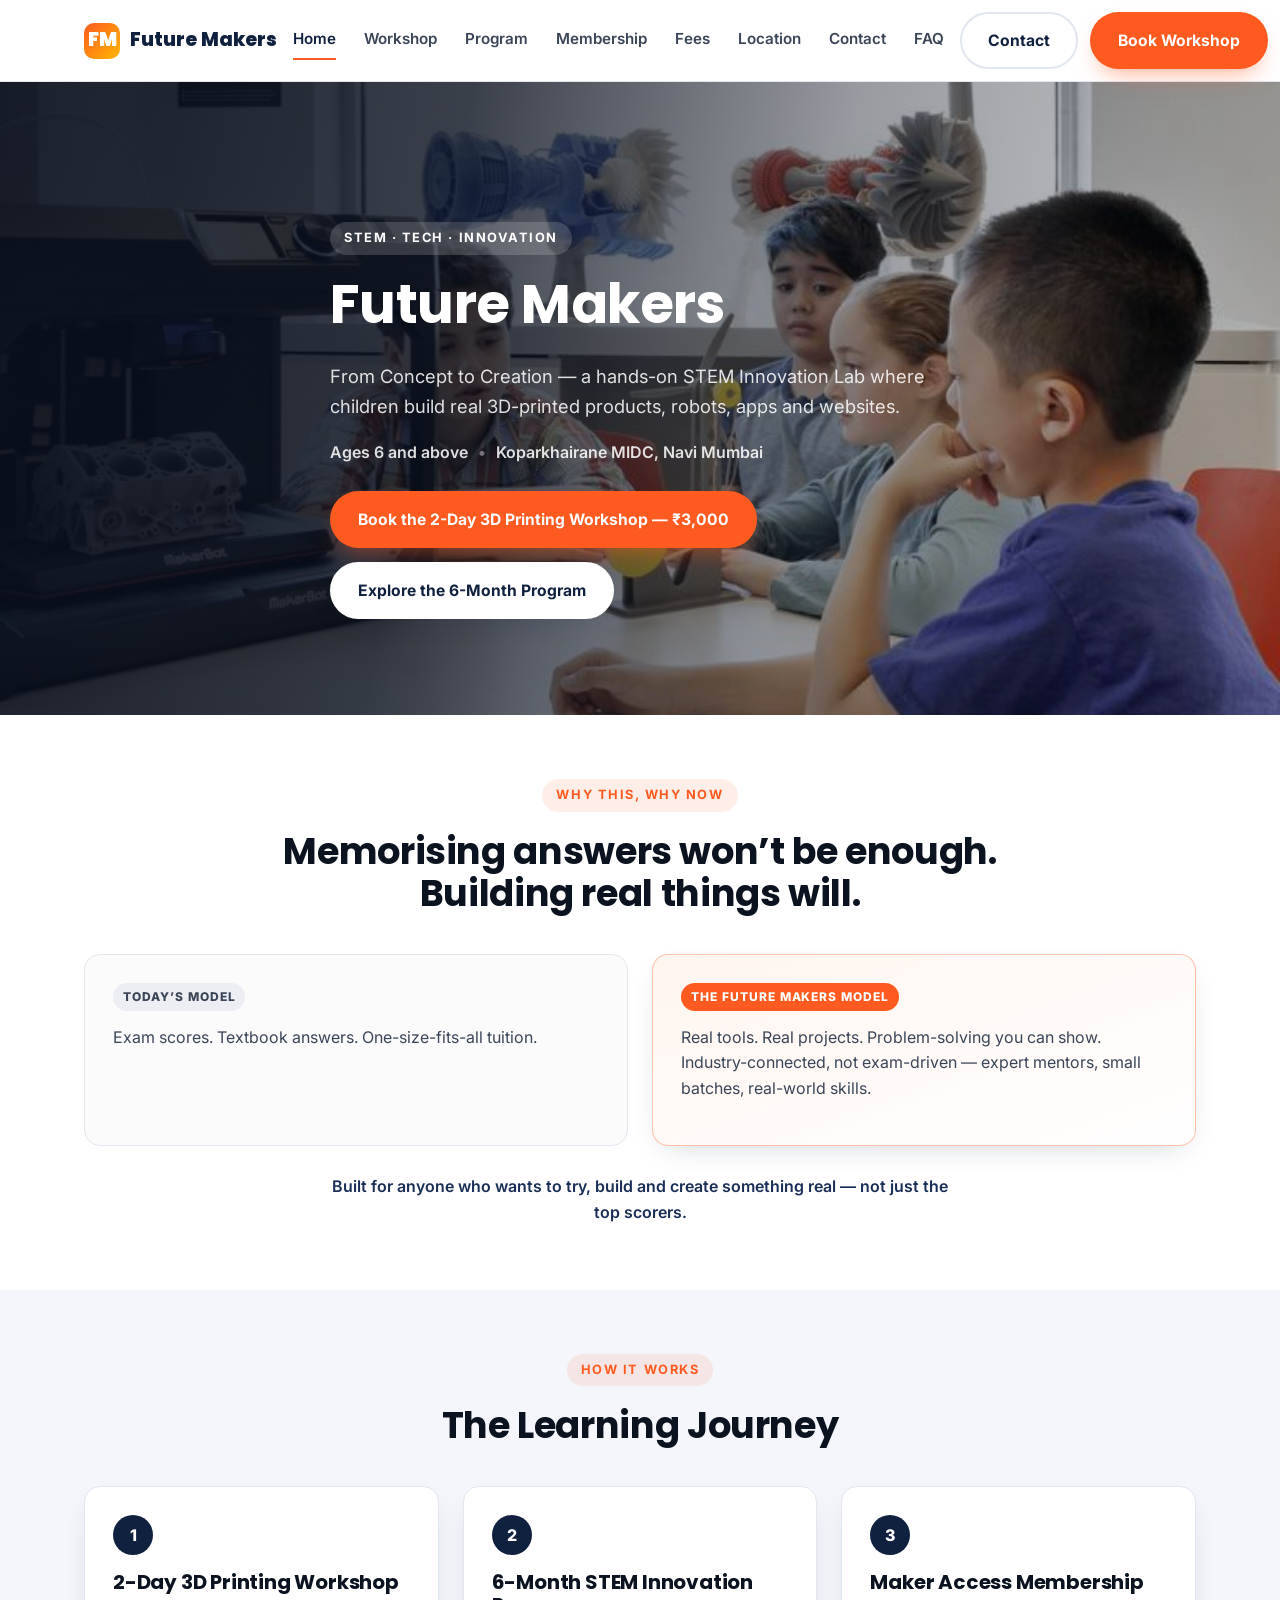
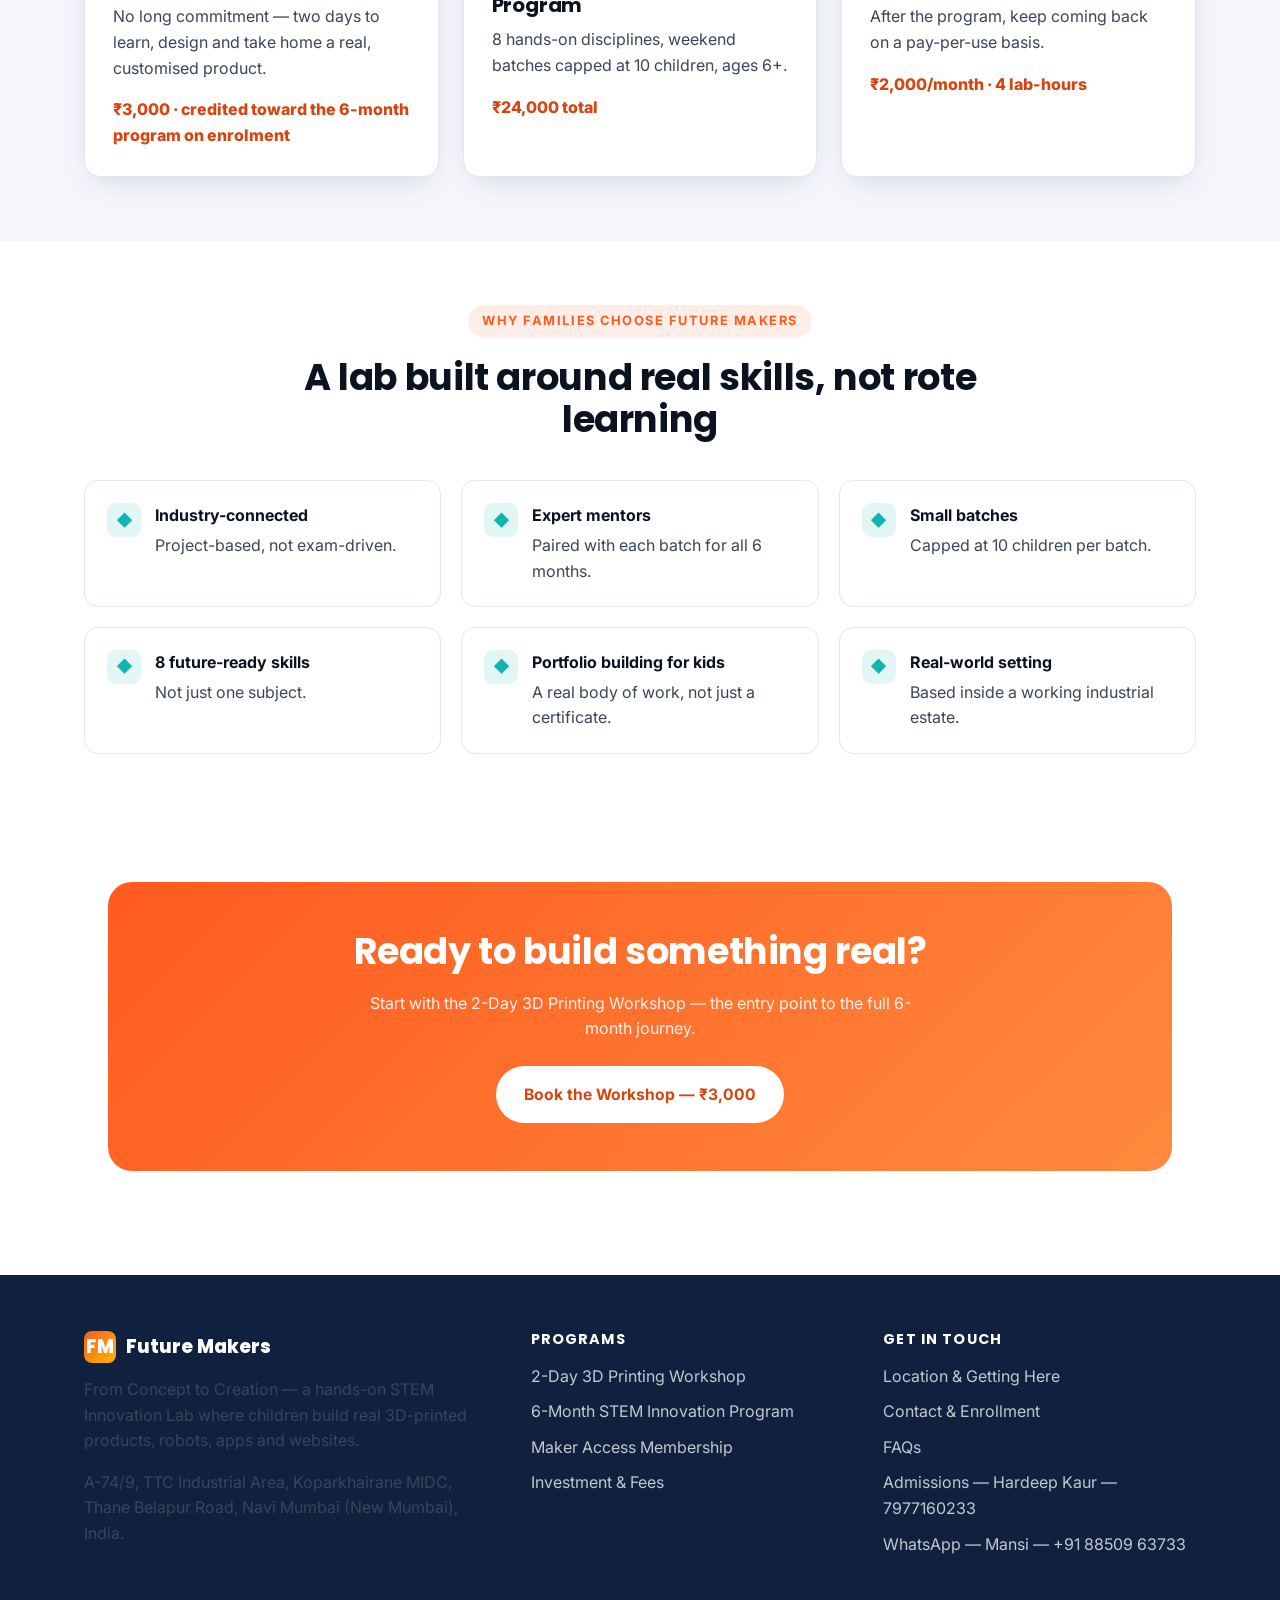
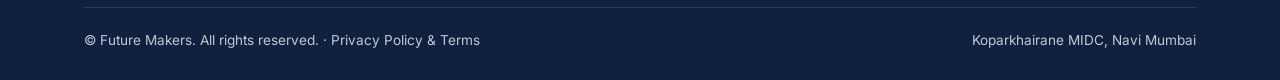
<file: index.html>
<!DOCTYPE html>
<html lang="en">
<head>
<meta charset="UTF-8" />
<meta name="viewport" content="width=device-width, initial-scale=1.0" />
<title>Home | Future Makers</title>
<meta name="description" content="Future Makers — a hands-on STEM Innovation Lab in Koparkhairane MIDC, Navi Mumbai. From Concept to Creation." />
<link rel="preconnect" href="https://fonts.googleapis.com">
<link href="https://fonts.googleapis.com/css2?family=Poppins:wght@600;700;800&family=Inter:wght@400;500;600;700&display=swap" rel="stylesheet">
<link rel="stylesheet" href="assets/css/style.css" />
</head>
<body>
  <header class="site-header">
    <div class="wrap">
      <a href="index.html" class="logo"><span class="mark">FM</span> Future Makers</a>
      <nav class="nav-links" id="site-nav">
        <a href="index.html" class="active" aria-current="page">Home</a>
        <a href="workshop.html">Workshop</a>
        <a href="program.html">Program</a>
        <a href="membership.html">Membership</a>
        <a href="fees.html">Fees</a>
        <a href="location.html">Location</a>
        <a href="contact.html">Contact</a>
        <a href="faq.html">FAQ</a>
        
        <div class="mobile-nav-cta">
          <a href="workshop.html" class="btn btn-primary">Book Workshop &mdash; &#8377;3,000</a>
          <a href="contact.html" class="btn btn-outline">Contact Us</a>
        </div>
      </nav>
      <div class="nav-cta">
        <a href="contact.html" class="btn btn-outline">Contact</a>
        <a href="workshop.html" class="btn btn-primary">Book Workshop</a>
        <button class="nav-toggle" aria-label="Open menu" aria-expanded="false" aria-controls="site-nav">&#9776;</button>
      </div>
    </div>
    <div class="nav-backdrop"></div>
  </header>
  
  <section class="hero">
    <div class="hero-media">
      <img src="assets/img/hero-workshop.jpg" alt="Future Makers students examining 3D-printed parts next to a working 3D printer" width="736" height="368" loading="eager" />
    </div>
    <div class="wrap">
      <div class="hero-inner">
        <span class="eyebrow">STEM &middot; Tech &middot; Innovation</span>
        <h1>Future Makers</h1>
        <p style="font-size:1.15rem;">From Concept to Creation — a hands-on STEM Innovation Lab where children build real 3D-printed products, robots, apps and websites.</p>
        <div class="meta-line"><span>Ages 6 and above</span><span class="dot">&bull;</span><span>Koparkhairane MIDC, Navi Mumbai</span></div>
        <div class="hero-cta">
          <a href="workshop.html" class="btn btn-primary">Book the 2-Day 3D Printing Workshop &mdash; &#8377;3,000</a>
          <a href="program.html" class="btn btn-outline">Explore the 6-Month Program</a>
        </div>
      </div>
    </div>
  </section>

  <section>
    <div class="wrap">
      <div class="section-head center">
        <span class="eyebrow">Why This, Why Now</span>
        <h2>Memorising answers won&rsquo;t be enough. Building real things will.</h2>
      </div>
      <div class="compare">
        <div class="compare-card old">
          <span class="tag">Today&rsquo;s Model</span>
          <p>Exam scores. Textbook answers. One-size-fits-all tuition.</p>
        </div>
        <div class="compare-card new">
          <span class="tag">The Future Makers Model</span>
          <p>Real tools. Real projects. Problem-solving you can show. Industry-connected, not exam-driven &mdash; expert mentors, small batches, real-world skills.</p>
        </div>
      </div>
      <p style="text-align:center;max-width:640px;margin:28px auto 0;font-weight:600;color:var(--navy-soft);">Built for anyone who wants to try, build and create something real &mdash; not just the top scorers.</p>
    </div>
  </section>

  <section class="section-soft">
    <div class="wrap">
      <div class="section-head center">
        <span class="eyebrow">How It Works</span>
        <h2>The Learning Journey</h2>
      </div>
      <div class="steps">
        <div class="step-card">
          <div class="num">1</div>
          <h3>2-Day 3D Printing Workshop</h3>
          <p>No long commitment &mdash; two days to learn, design and take home a real, customised product.</p>
          <div class="price">&#8377;3,000 &middot; credited toward the 6-month program on enrolment</div>
        </div>
        <div class="step-card">
          <div class="num">2</div>
          <h3>6-Month STEM Innovation Program</h3>
          <p>8 hands-on disciplines, weekend batches capped at 10 children, ages 6+.</p>
          <div class="price">&#8377;24,000 total</div>
        </div>
        <div class="step-card">
          <div class="num">3</div>
          <h3>Maker Access Membership</h3>
          <p>After the program, keep coming back on a pay-per-use basis.</p>
          <div class="price">&#8377;2,000/month &middot; 4 lab-hours</div>
        </div>
      </div>
    </div>
  </section>

  <section>
    <div class="wrap">
      <div class="section-head center">
        <span class="eyebrow">Why Families Choose Future Makers</span>
        <h2>A lab built around real skills, not rote learning</h2>
      </div>
      <div class="feature-grid">
        <div class="feature-item"><div class="icon">&#9670;</div><p><strong>Industry-connected</strong>Project-based, not exam-driven.</p></div>
        <div class="feature-item"><div class="icon">&#9670;</div><p><strong>Expert mentors</strong>Paired with each batch for all 6 months.</p></div>
        <div class="feature-item"><div class="icon">&#9670;</div><p><strong>Small batches</strong>Capped at 10 children per batch.</p></div>
        <div class="feature-item"><div class="icon">&#9670;</div><p><strong>8 future-ready skills</strong>Not just one subject.</p></div>
        <div class="feature-item"><div class="icon">&#9670;</div><p><strong>Portfolio building for kids</strong>A real body of work, not just a certificate.</p></div>
        <div class="feature-item"><div class="icon">&#9670;</div><p><strong>Real-world setting</strong>Based inside a working industrial estate.</p></div>
      </div>
    </div>
  </section>

  <section>
    <div class="wrap">
      <div class="cta-band">
        <h2>Ready to build something real?</h2>
        <p>Start with the 2-Day 3D Printing Workshop &mdash; the entry point to the full 6-month journey.</p>
        <a href="workshop.html" class="btn btn-light">Book the Workshop &mdash; &#8377;3,000</a>
      </div>
    </div>
  </section>

  <footer class="site-footer">
    <div class="wrap">
      <div class="footer-grid">
        <div>
          <div class="footer-logo"><span class="mark" style="width:32px;height:32px;border-radius:8px;background:linear-gradient(135deg,#ff5a1f,#ffb703);display:flex;align-items:center;justify-content:center;">FM</span> Future Makers</div>
          <p>From Concept to Creation — a hands-on STEM Innovation Lab where children build real 3D-printed products, robots, apps and websites.</p>
          <p>A-74/9, TTC Industrial Area, Koparkhairane MIDC, Thane Belapur Road, Navi Mumbai (New Mumbai), India.</p>
        </div>
        <div>
          <h4>Programs</h4>
          <a href="workshop.html">2-Day 3D Printing Workshop</a>
          <a href="program.html">6-Month STEM Innovation Program</a>
          <a href="membership.html">Maker Access Membership</a>
          <a href="fees.html">Investment &amp; Fees</a>
        </div>
        <div>
          <h4>Get in Touch</h4>
          <a href="location.html">Location &amp; Getting Here</a>
          <a href="contact.html">Contact &amp; Enrollment</a>
          <a href="faq.html">FAQs</a>
          <a href="tel:7977160233">Admissions — Hardeep Kaur — 7977160233</a>
          <a href="https://wa.me/918850963733">WhatsApp — Mansi — +91 88509 63733</a>
        </div>
      </div>
      <div class="footer-bottom">
        <span>&copy; Future Makers. All rights reserved. &middot; <a href="privacy.html">Privacy Policy &amp; Terms</a></span>
        <span>Koparkhairane MIDC, Navi Mumbai</span>
      </div>
    </div>
  </footer>
  <button class="back-to-top" aria-label="Back to top">&uarr;</button>
  <script src="assets/js/script.js"></script>
</body>
</html>
</file>
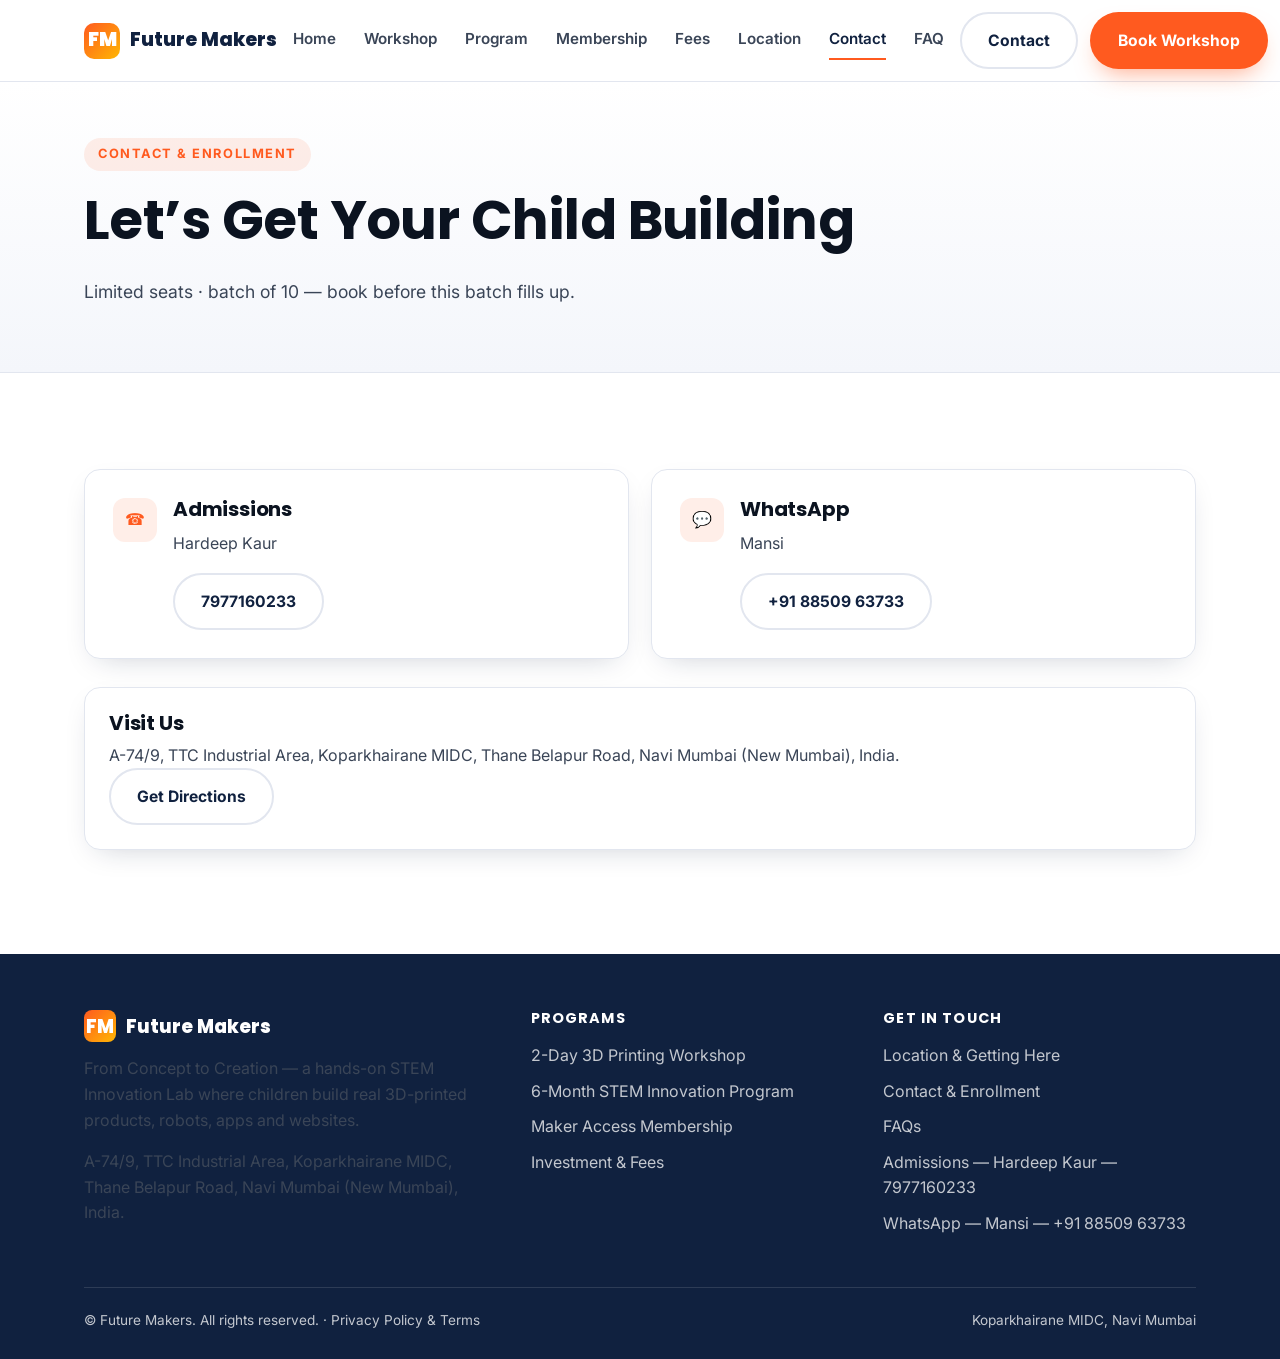
<file: contact.html>
<!DOCTYPE html>
<html lang="en">
<head>
<meta charset="UTF-8" />
<meta name="viewport" content="width=device-width, initial-scale=1.0" />
<title>Contact & Enrollment | Future Makers</title>
<meta name="description" content="Contact Future Makers admissions to book the 2-day 3D printing workshop or enrol in the 6-month STEM program." />
<link rel="preconnect" href="https://fonts.googleapis.com">
<link href="https://fonts.googleapis.com/css2?family=Poppins:wght@600;700;800&family=Inter:wght@400;500;600;700&display=swap" rel="stylesheet">
<link rel="stylesheet" href="assets/css/style.css" />
</head>
<body>
  <header class="site-header">
    <div class="wrap">
      <a href="index.html" class="logo"><span class="mark">FM</span> Future Makers</a>
      <nav class="nav-links" id="site-nav">
        <a href="index.html">Home</a>
        <a href="workshop.html">Workshop</a>
        <a href="program.html">Program</a>
        <a href="membership.html">Membership</a>
        <a href="fees.html">Fees</a>
        <a href="location.html">Location</a>
        <a href="contact.html" class="active" aria-current="page">Contact</a>
        <a href="faq.html">FAQ</a>
        
        <div class="mobile-nav-cta">
          <a href="workshop.html" class="btn btn-primary">Book Workshop &mdash; &#8377;3,000</a>
          <a href="contact.html" class="btn btn-outline">Contact Us</a>
        </div>
      </nav>
      <div class="nav-cta">
        <a href="contact.html" class="btn btn-outline">Contact</a>
        <a href="workshop.html" class="btn btn-primary">Book Workshop</a>
        <button class="nav-toggle" aria-label="Open menu" aria-expanded="false" aria-controls="site-nav">&#9776;</button>
      </div>
    </div>
    <div class="nav-backdrop"></div>
  </header>
  
  <section class="page-hero">
    <div class="wrap">
      <span class="eyebrow">Contact &amp; Enrollment</span>
      <h1>Let&rsquo;s Get Your Child Building</h1>
      <p style="font-size:1.1rem;max-width:600px;">Limited seats &middot; batch of 10 &mdash; book before this batch fills up.</p>
    </div>
  </section>

  <section>
    <div class="wrap">
      <div class="card-grid" style="grid-template-columns:repeat(2,1fr);">
        <div class="contact-card">
          <div class="icon">&#9742;</div>
          <div>
            <h3>Admissions</h3>
            <p>Hardeep Kaur</p>
            <a class="btn btn-outline" href="tel:7977160233">7977160233</a>
          </div>
        </div>
        <div class="contact-card">
          <div class="icon">&#128172;</div>
          <div>
            <h3>WhatsApp</h3>
            <p>Mansi</p>
            <a class="btn btn-outline" href="https://wa.me/918850963733">+91 88509 63733</a>
          </div>
        </div>
      </div>
      <div class="card" style="margin-top:28px;">
        <h3>Visit Us</h3>
        <p>A-74/9, TTC Industrial Area, Koparkhairane MIDC, Thane Belapur Road, Navi Mumbai (New Mumbai), India.</p>
        <a href="location.html" class="btn btn-outline">Get Directions</a>
      </div>
    </div>
  </section>

  <footer class="site-footer">
    <div class="wrap">
      <div class="footer-grid">
        <div>
          <div class="footer-logo"><span class="mark" style="width:32px;height:32px;border-radius:8px;background:linear-gradient(135deg,#ff5a1f,#ffb703);display:flex;align-items:center;justify-content:center;">FM</span> Future Makers</div>
          <p>From Concept to Creation — a hands-on STEM Innovation Lab where children build real 3D-printed products, robots, apps and websites.</p>
          <p>A-74/9, TTC Industrial Area, Koparkhairane MIDC, Thane Belapur Road, Navi Mumbai (New Mumbai), India.</p>
        </div>
        <div>
          <h4>Programs</h4>
          <a href="workshop.html">2-Day 3D Printing Workshop</a>
          <a href="program.html">6-Month STEM Innovation Program</a>
          <a href="membership.html">Maker Access Membership</a>
          <a href="fees.html">Investment &amp; Fees</a>
        </div>
        <div>
          <h4>Get in Touch</h4>
          <a href="location.html">Location &amp; Getting Here</a>
          <a href="contact.html">Contact &amp; Enrollment</a>
          <a href="faq.html">FAQs</a>
          <a href="tel:7977160233">Admissions — Hardeep Kaur — 7977160233</a>
          <a href="https://wa.me/918850963733">WhatsApp — Mansi — +91 88509 63733</a>
        </div>
      </div>
      <div class="footer-bottom">
        <span>&copy; Future Makers. All rights reserved. &middot; <a href="privacy.html">Privacy Policy &amp; Terms</a></span>
        <span>Koparkhairane MIDC, Navi Mumbai</span>
      </div>
    </div>
  </footer>
  <button class="back-to-top" aria-label="Back to top">&uarr;</button>
  <script src="assets/js/script.js"></script>
</body>
</html>
</file>
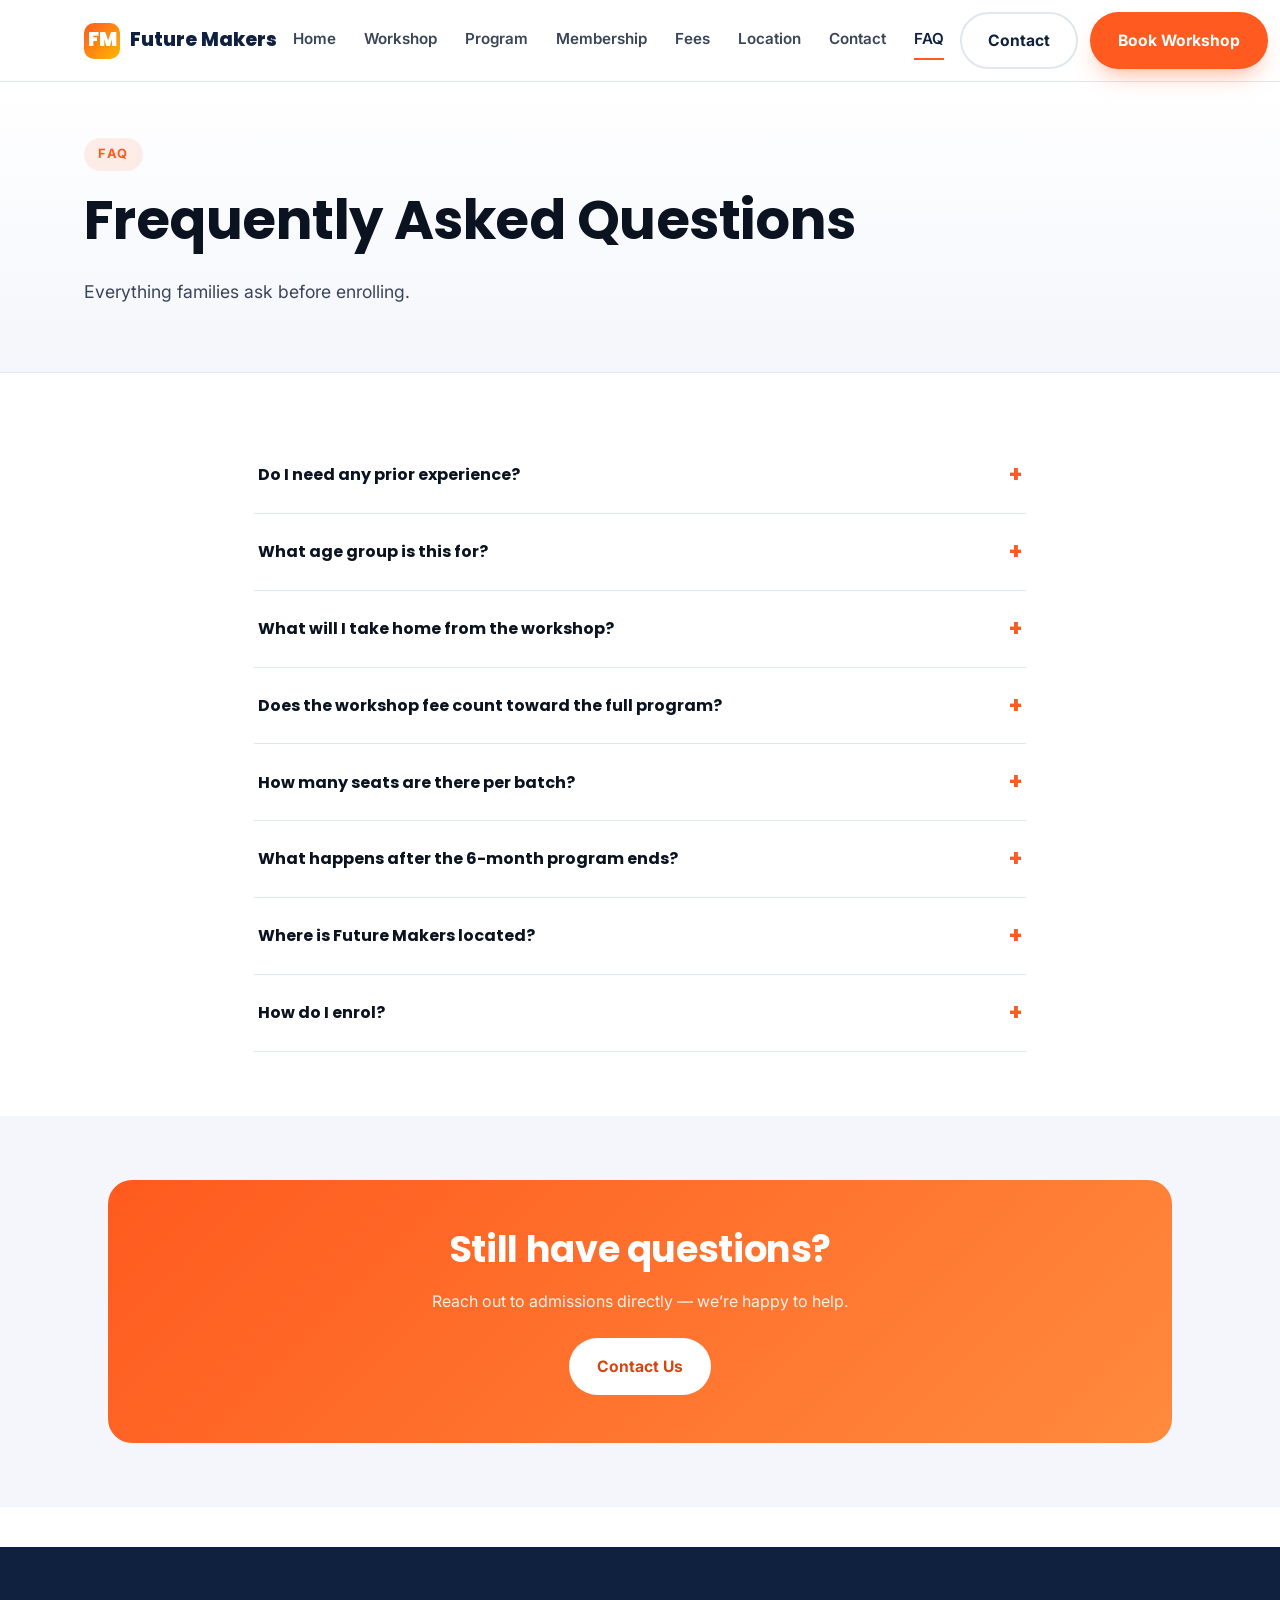
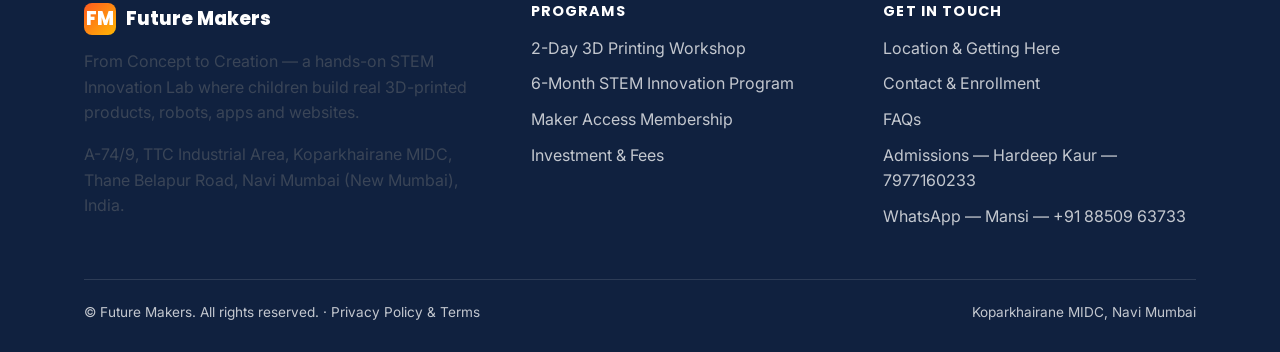
<file: faq.html>
<!DOCTYPE html>
<html lang="en">
<head>
<meta charset="UTF-8" />
<meta name="viewport" content="width=device-width, initial-scale=1.0" />
<title>Frequently Asked Questions | Future Makers</title>
<meta name="description" content="Answers to common questions about ages, fees, seats, and enrollment at Future Makers." />
<link rel="preconnect" href="https://fonts.googleapis.com">
<link href="https://fonts.googleapis.com/css2?family=Poppins:wght@600;700;800&family=Inter:wght@400;500;600;700&display=swap" rel="stylesheet">
<link rel="stylesheet" href="assets/css/style.css" />
</head>
<body>
  <header class="site-header">
    <div class="wrap">
      <a href="index.html" class="logo"><span class="mark">FM</span> Future Makers</a>
      <nav class="nav-links" id="site-nav">
        <a href="index.html">Home</a>
        <a href="workshop.html">Workshop</a>
        <a href="program.html">Program</a>
        <a href="membership.html">Membership</a>
        <a href="fees.html">Fees</a>
        <a href="location.html">Location</a>
        <a href="contact.html">Contact</a>
        <a href="faq.html" class="active" aria-current="page">FAQ</a>
        
        <div class="mobile-nav-cta">
          <a href="workshop.html" class="btn btn-primary">Book Workshop &mdash; &#8377;3,000</a>
          <a href="contact.html" class="btn btn-outline">Contact Us</a>
        </div>
      </nav>
      <div class="nav-cta">
        <a href="contact.html" class="btn btn-outline">Contact</a>
        <a href="workshop.html" class="btn btn-primary">Book Workshop</a>
        <button class="nav-toggle" aria-label="Open menu" aria-expanded="false" aria-controls="site-nav">&#9776;</button>
      </div>
    </div>
    <div class="nav-backdrop"></div>
  </header>
  
  <section class="page-hero">
    <div class="wrap">
      <span class="eyebrow">FAQ</span>
      <h1>Frequently Asked Questions</h1>
      <p style="font-size:1.1rem;max-width:600px;">Everything families ask before enrolling.</p>
    </div>
  </section>

  <section>
    <div class="wrap" style="max-width:820px;">
      <details class="faq-item" name="faq-group"><summary>Do I need any prior experience?</summary><p class="faq-a">No &mdash; no experience needed, beginners are welcome.</p></details>
<details class="faq-item" name="faq-group"><summary>What age group is this for?</summary><p class="faq-a">Ages 6 and above for the overall lab and 6-month program; the 3D printing workshop is for ages 10&ndash;16, school students.</p></details>
<details class="faq-item" name="faq-group"><summary>What will I take home from the workshop?</summary><p class="faq-a">Your keychain, your team project, all your design files, and a certificate.</p></details>
<details class="faq-item" name="faq-group"><summary>Does the workshop fee count toward the full program?</summary><p class="faq-a">Yes &mdash; it&rsquo;s credited toward your registration if you join the 6-month program afterward.</p></details>
<details class="faq-item" name="faq-group"><summary>How many seats are there per batch?</summary><p class="faq-a">Seats are limited &mdash; each batch is capped at 10 children.</p></details>
<details class="faq-item" name="faq-group"><summary>What happens after the 6-month program ends?</summary><p class="faq-a">Children can join the Maker Access Membership &mdash; pay-per-use lab access at &#8377;2,000/month for 4 lab-hours &mdash; to keep building.</p></details>
<details class="faq-item" name="faq-group"><summary>Where is Future Makers located?</summary><p class="faq-a">Inside Koparkhairane MIDC, Navi Mumbai &mdash; on Thane Belapur Road, with its own railway station (Koparkhairane, Trans-Harbour Line) close by.</p></details>
<details class="faq-item" name="faq-group"><summary>How do I enrol?</summary><p class="faq-a">Contact Admissions (Hardeep Kaur &mdash; 7977160233) or WhatsApp (Mansi &mdash; +91 88509 63733).</p></details>
    </div>
  </section>

  <section class="section-soft">
    <div class="wrap">
      <div class="cta-band">
        <h2>Still have questions?</h2>
        <p>Reach out to admissions directly &mdash; we&rsquo;re happy to help.</p>
        <a href="contact.html" class="btn btn-light">Contact Us</a>
      </div>
    </div>
  </section>

  <footer class="site-footer">
    <div class="wrap">
      <div class="footer-grid">
        <div>
          <div class="footer-logo"><span class="mark" style="width:32px;height:32px;border-radius:8px;background:linear-gradient(135deg,#ff5a1f,#ffb703);display:flex;align-items:center;justify-content:center;">FM</span> Future Makers</div>
          <p>From Concept to Creation — a hands-on STEM Innovation Lab where children build real 3D-printed products, robots, apps and websites.</p>
          <p>A-74/9, TTC Industrial Area, Koparkhairane MIDC, Thane Belapur Road, Navi Mumbai (New Mumbai), India.</p>
        </div>
        <div>
          <h4>Programs</h4>
          <a href="workshop.html">2-Day 3D Printing Workshop</a>
          <a href="program.html">6-Month STEM Innovation Program</a>
          <a href="membership.html">Maker Access Membership</a>
          <a href="fees.html">Investment &amp; Fees</a>
        </div>
        <div>
          <h4>Get in Touch</h4>
          <a href="location.html">Location &amp; Getting Here</a>
          <a href="contact.html">Contact &amp; Enrollment</a>
          <a href="faq.html">FAQs</a>
          <a href="tel:7977160233">Admissions — Hardeep Kaur — 7977160233</a>
          <a href="https://wa.me/918850963733">WhatsApp — Mansi — +91 88509 63733</a>
        </div>
      </div>
      <div class="footer-bottom">
        <span>&copy; Future Makers. All rights reserved. &middot; <a href="privacy.html">Privacy Policy &amp; Terms</a></span>
        <span>Koparkhairane MIDC, Navi Mumbai</span>
      </div>
    </div>
  </footer>
  <button class="back-to-top" aria-label="Back to top">&uarr;</button>
  <script src="assets/js/script.js"></script>
</body>
</html>
</file>
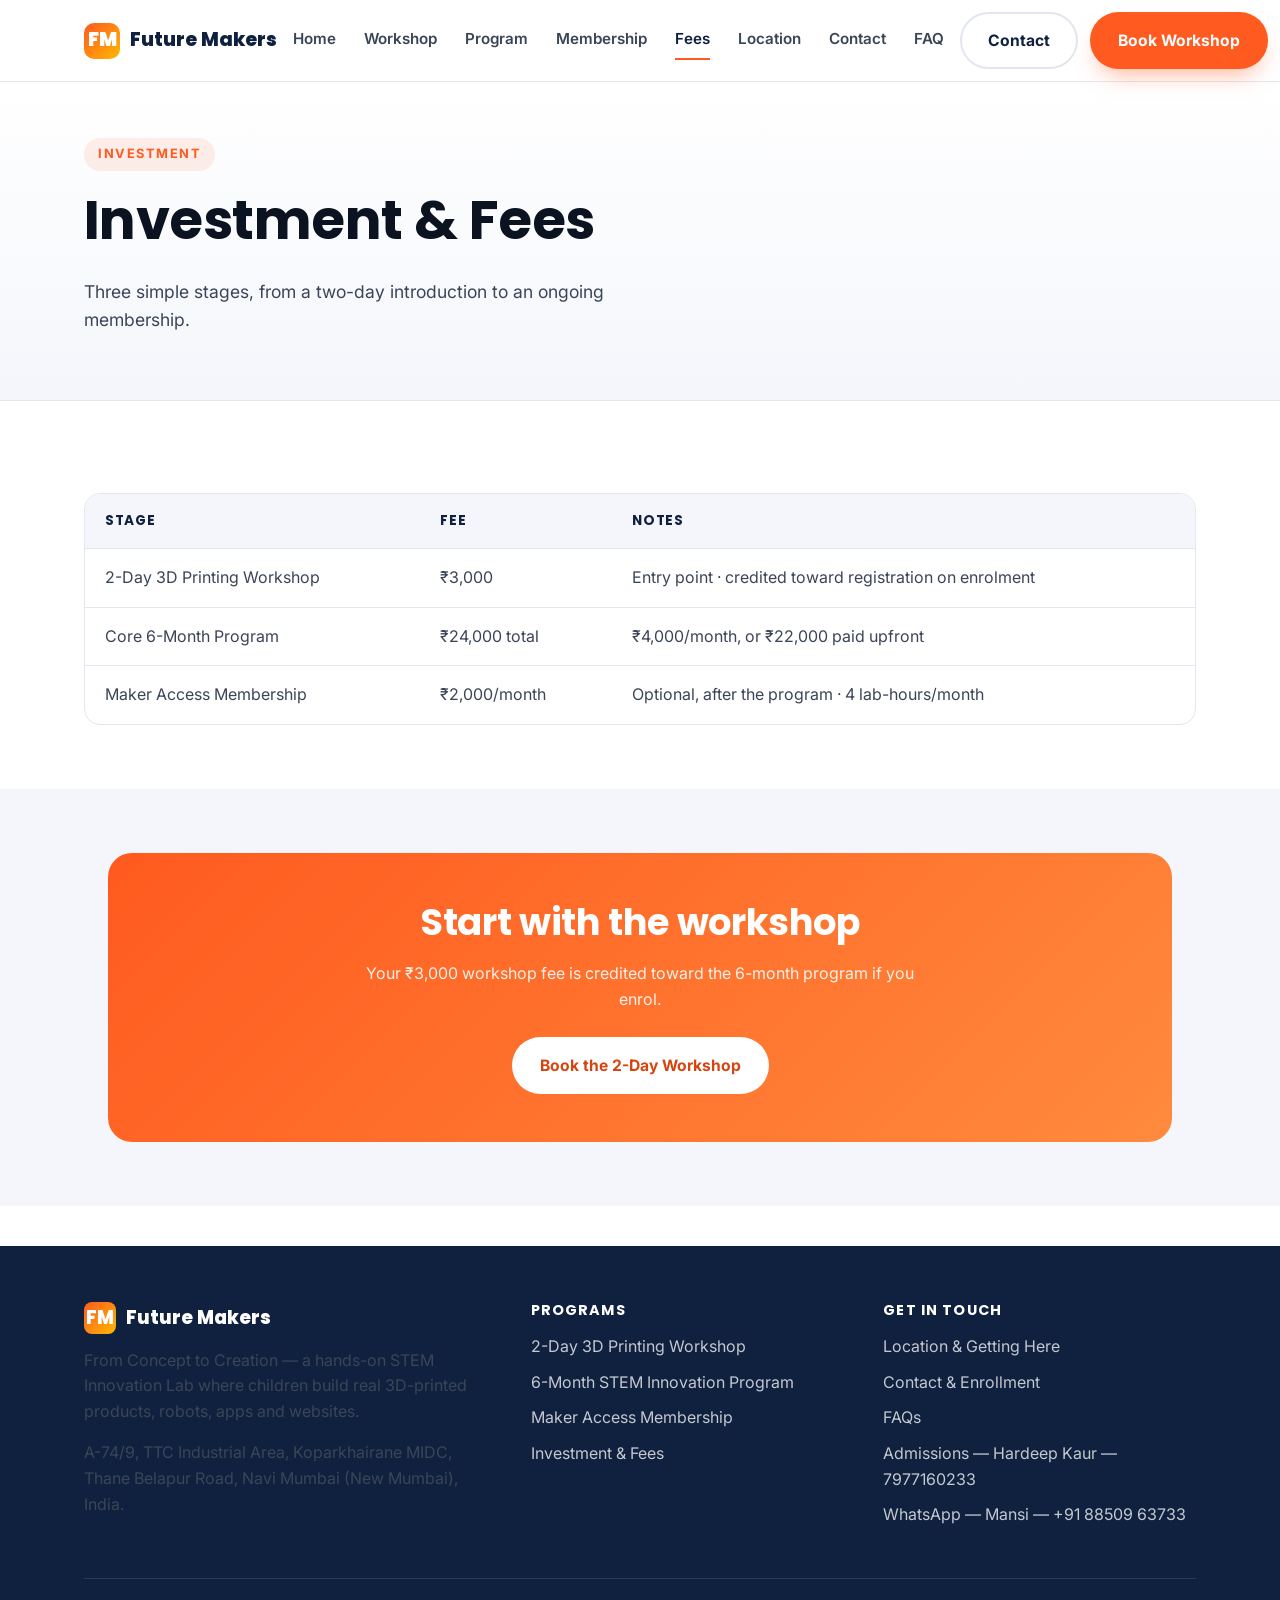
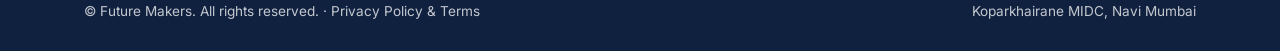
<file: fees.html>
<!DOCTYPE html>
<html lang="en">
<head>
<meta charset="UTF-8" />
<meta name="viewport" content="width=device-width, initial-scale=1.0" />
<title>Investment & Fees | Future Makers</title>
<meta name="description" content="A clear breakdown of fees for the 2-day workshop, the 6-month STEM program, and the Maker Access membership." />
<link rel="preconnect" href="https://fonts.googleapis.com">
<link href="https://fonts.googleapis.com/css2?family=Poppins:wght@600;700;800&family=Inter:wght@400;500;600;700&display=swap" rel="stylesheet">
<link rel="stylesheet" href="assets/css/style.css" />
</head>
<body>
  <header class="site-header">
    <div class="wrap">
      <a href="index.html" class="logo"><span class="mark">FM</span> Future Makers</a>
      <nav class="nav-links" id="site-nav">
        <a href="index.html">Home</a>
        <a href="workshop.html">Workshop</a>
        <a href="program.html">Program</a>
        <a href="membership.html">Membership</a>
        <a href="fees.html" class="active" aria-current="page">Fees</a>
        <a href="location.html">Location</a>
        <a href="contact.html">Contact</a>
        <a href="faq.html">FAQ</a>
        
        <div class="mobile-nav-cta">
          <a href="workshop.html" class="btn btn-primary">Book Workshop &mdash; &#8377;3,000</a>
          <a href="contact.html" class="btn btn-outline">Contact Us</a>
        </div>
      </nav>
      <div class="nav-cta">
        <a href="contact.html" class="btn btn-outline">Contact</a>
        <a href="workshop.html" class="btn btn-primary">Book Workshop</a>
        <button class="nav-toggle" aria-label="Open menu" aria-expanded="false" aria-controls="site-nav">&#9776;</button>
      </div>
    </div>
    <div class="nav-backdrop"></div>
  </header>
  
  <section class="page-hero">
    <div class="wrap">
      <span class="eyebrow">Investment</span>
      <h1>Investment &amp; Fees</h1>
      <p style="font-size:1.1rem;max-width:600px;">Three simple stages, from a two-day introduction to an ongoing membership.</p>
    </div>
  </section>

  <section>
    <div class="wrap">
      <div class="table-wrap">
        <table>
          <tr><th>Stage</th><th>Fee</th><th>Notes</th></tr>
          <tr><td>2-Day 3D Printing Workshop</td><td>&#8377;3,000</td><td>Entry point &middot; credited toward registration on enrolment</td></tr>
          <tr><td>Core 6-Month Program</td><td>&#8377;24,000 total</td><td>&#8377;4,000/month, or &#8377;22,000 paid upfront</td></tr>
          <tr><td>Maker Access Membership</td><td>&#8377;2,000/month</td><td>Optional, after the program &middot; 4 lab-hours/month</td></tr>
        </table>
      </div>
    </div>
  </section>

  <section class="section-soft">
    <div class="wrap">
      <div class="cta-band">
        <h2>Start with the workshop</h2>
        <p>Your &#8377;3,000 workshop fee is credited toward the 6-month program if you enrol.</p>
        <a href="workshop.html" class="btn btn-light">Book the 2-Day Workshop</a>
      </div>
    </div>
  </section>

  <footer class="site-footer">
    <div class="wrap">
      <div class="footer-grid">
        <div>
          <div class="footer-logo"><span class="mark" style="width:32px;height:32px;border-radius:8px;background:linear-gradient(135deg,#ff5a1f,#ffb703);display:flex;align-items:center;justify-content:center;">FM</span> Future Makers</div>
          <p>From Concept to Creation — a hands-on STEM Innovation Lab where children build real 3D-printed products, robots, apps and websites.</p>
          <p>A-74/9, TTC Industrial Area, Koparkhairane MIDC, Thane Belapur Road, Navi Mumbai (New Mumbai), India.</p>
        </div>
        <div>
          <h4>Programs</h4>
          <a href="workshop.html">2-Day 3D Printing Workshop</a>
          <a href="program.html">6-Month STEM Innovation Program</a>
          <a href="membership.html">Maker Access Membership</a>
          <a href="fees.html">Investment &amp; Fees</a>
        </div>
        <div>
          <h4>Get in Touch</h4>
          <a href="location.html">Location &amp; Getting Here</a>
          <a href="contact.html">Contact &amp; Enrollment</a>
          <a href="faq.html">FAQs</a>
          <a href="tel:7977160233">Admissions — Hardeep Kaur — 7977160233</a>
          <a href="https://wa.me/918850963733">WhatsApp — Mansi — +91 88509 63733</a>
        </div>
      </div>
      <div class="footer-bottom">
        <span>&copy; Future Makers. All rights reserved. &middot; <a href="privacy.html">Privacy Policy &amp; Terms</a></span>
        <span>Koparkhairane MIDC, Navi Mumbai</span>
      </div>
    </div>
  </footer>
  <button class="back-to-top" aria-label="Back to top">&uarr;</button>
  <script src="assets/js/script.js"></script>
</body>
</html>
</file>
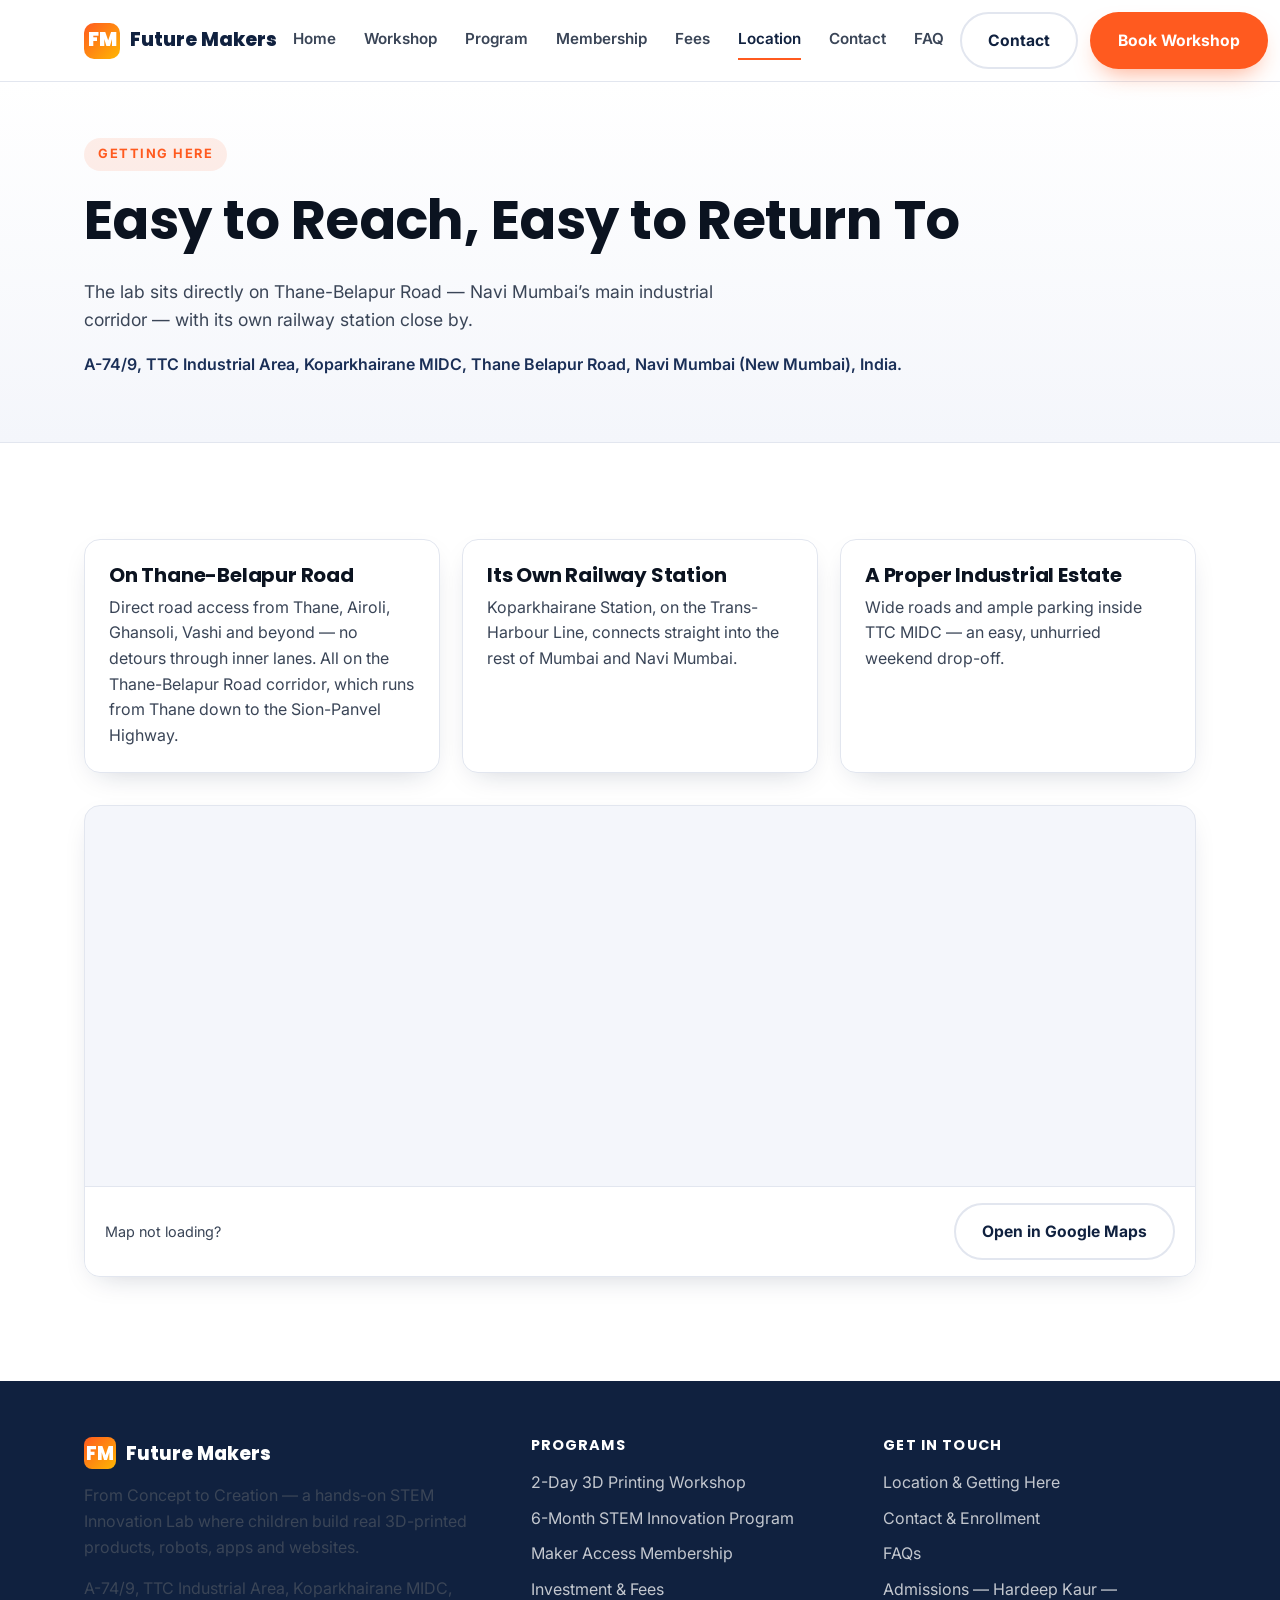
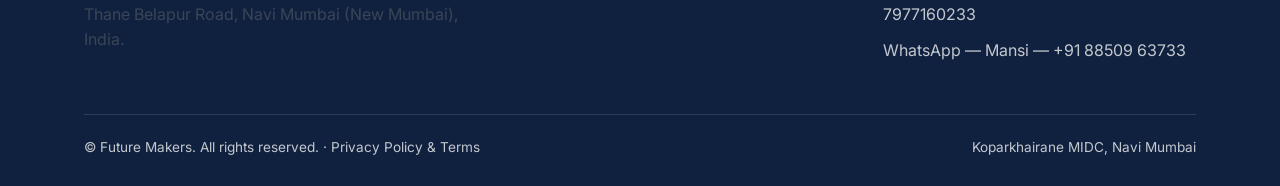
<file: location.html>
<!DOCTYPE html>
<html lang="en">
<head>
<meta charset="UTF-8" />
<meta name="viewport" content="width=device-width, initial-scale=1.0" />
<title>Location & Getting Here | Future Makers</title>
<meta name="description" content="Future Makers is on Thane-Belapur Road inside Koparkhairane MIDC, Navi Mumbai, close to Koparkhairane Railway Station." />
<link rel="preconnect" href="https://fonts.googleapis.com">
<link href="https://fonts.googleapis.com/css2?family=Poppins:wght@600;700;800&family=Inter:wght@400;500;600;700&display=swap" rel="stylesheet">
<link rel="stylesheet" href="assets/css/style.css" />
</head>
<body>
  <header class="site-header">
    <div class="wrap">
      <a href="index.html" class="logo"><span class="mark">FM</span> Future Makers</a>
      <nav class="nav-links" id="site-nav">
        <a href="index.html">Home</a>
        <a href="workshop.html">Workshop</a>
        <a href="program.html">Program</a>
        <a href="membership.html">Membership</a>
        <a href="fees.html">Fees</a>
        <a href="location.html" class="active" aria-current="page">Location</a>
        <a href="contact.html">Contact</a>
        <a href="faq.html">FAQ</a>
        
        <div class="mobile-nav-cta">
          <a href="workshop.html" class="btn btn-primary">Book Workshop &mdash; &#8377;3,000</a>
          <a href="contact.html" class="btn btn-outline">Contact Us</a>
        </div>
      </nav>
      <div class="nav-cta">
        <a href="contact.html" class="btn btn-outline">Contact</a>
        <a href="workshop.html" class="btn btn-primary">Book Workshop</a>
        <button class="nav-toggle" aria-label="Open menu" aria-expanded="false" aria-controls="site-nav">&#9776;</button>
      </div>
    </div>
    <div class="nav-backdrop"></div>
  </header>
  
  <section class="page-hero">
    <div class="wrap">
      <span class="eyebrow">Getting Here</span>
      <h1>Easy to Reach, Easy to Return To</h1>
      <p style="font-size:1.1rem;max-width:640px;">The lab sits directly on Thane-Belapur Road &mdash; Navi Mumbai&rsquo;s main industrial corridor &mdash; with its own railway station close by.</p>
      <p style="font-weight:600;color:var(--navy-soft);">A-74/9, TTC Industrial Area, Koparkhairane MIDC, Thane Belapur Road, Navi Mumbai (New Mumbai), India.</p>
    </div>
  </section>

  <section>
    <div class="wrap">
      <div class="loc-grid">
        <div class="card"><h3>On Thane-Belapur Road</h3><p>Direct road access from Thane, Airoli, Ghansoli, Vashi and beyond &mdash; no detours through inner lanes. All on the Thane-Belapur Road corridor, which runs from Thane down to the Sion-Panvel Highway.</p></div>
        <div class="card"><h3>Its Own Railway Station</h3><p>Koparkhairane Station, on the Trans-Harbour Line, connects straight into the rest of Mumbai and Navi Mumbai.</p></div>
        <div class="card"><h3>A Proper Industrial Estate</h3><p>Wide roads and ample parking inside TTC MIDC &mdash; an easy, unhurried weekend drop-off.</p></div>
      </div>
      <div class="map-box">
        <iframe src="https://maps.google.com/maps?q=Koparkhairane%20MIDC%2C%20Thane%20Belapur%20Road%2C%20Navi%20Mumbai&t=&z=14&ie=UTF8&iwloc=&output=embed" loading="lazy" allowfullscreen title="Future Makers location map"></iframe>
        <div class="map-fallback">
          <p>Map not loading?</p>
          <a class="btn btn-outline" href="https://www.google.com/maps/search/?api=1&query=Koparkhairane+MIDC+Thane+Belapur+Road+Navi+Mumbai" target="_blank" rel="noopener">Open in Google Maps</a>
        </div>
      </div>
    </div>
  </section>

  <footer class="site-footer">
    <div class="wrap">
      <div class="footer-grid">
        <div>
          <div class="footer-logo"><span class="mark" style="width:32px;height:32px;border-radius:8px;background:linear-gradient(135deg,#ff5a1f,#ffb703);display:flex;align-items:center;justify-content:center;">FM</span> Future Makers</div>
          <p>From Concept to Creation — a hands-on STEM Innovation Lab where children build real 3D-printed products, robots, apps and websites.</p>
          <p>A-74/9, TTC Industrial Area, Koparkhairane MIDC, Thane Belapur Road, Navi Mumbai (New Mumbai), India.</p>
        </div>
        <div>
          <h4>Programs</h4>
          <a href="workshop.html">2-Day 3D Printing Workshop</a>
          <a href="program.html">6-Month STEM Innovation Program</a>
          <a href="membership.html">Maker Access Membership</a>
          <a href="fees.html">Investment &amp; Fees</a>
        </div>
        <div>
          <h4>Get in Touch</h4>
          <a href="location.html">Location &amp; Getting Here</a>
          <a href="contact.html">Contact &amp; Enrollment</a>
          <a href="faq.html">FAQs</a>
          <a href="tel:7977160233">Admissions — Hardeep Kaur — 7977160233</a>
          <a href="https://wa.me/918850963733">WhatsApp — Mansi — +91 88509 63733</a>
        </div>
      </div>
      <div class="footer-bottom">
        <span>&copy; Future Makers. All rights reserved. &middot; <a href="privacy.html">Privacy Policy &amp; Terms</a></span>
        <span>Koparkhairane MIDC, Navi Mumbai</span>
      </div>
    </div>
  </footer>
  <button class="back-to-top" aria-label="Back to top">&uarr;</button>
  <script src="assets/js/script.js"></script>
</body>
</html>
</file>
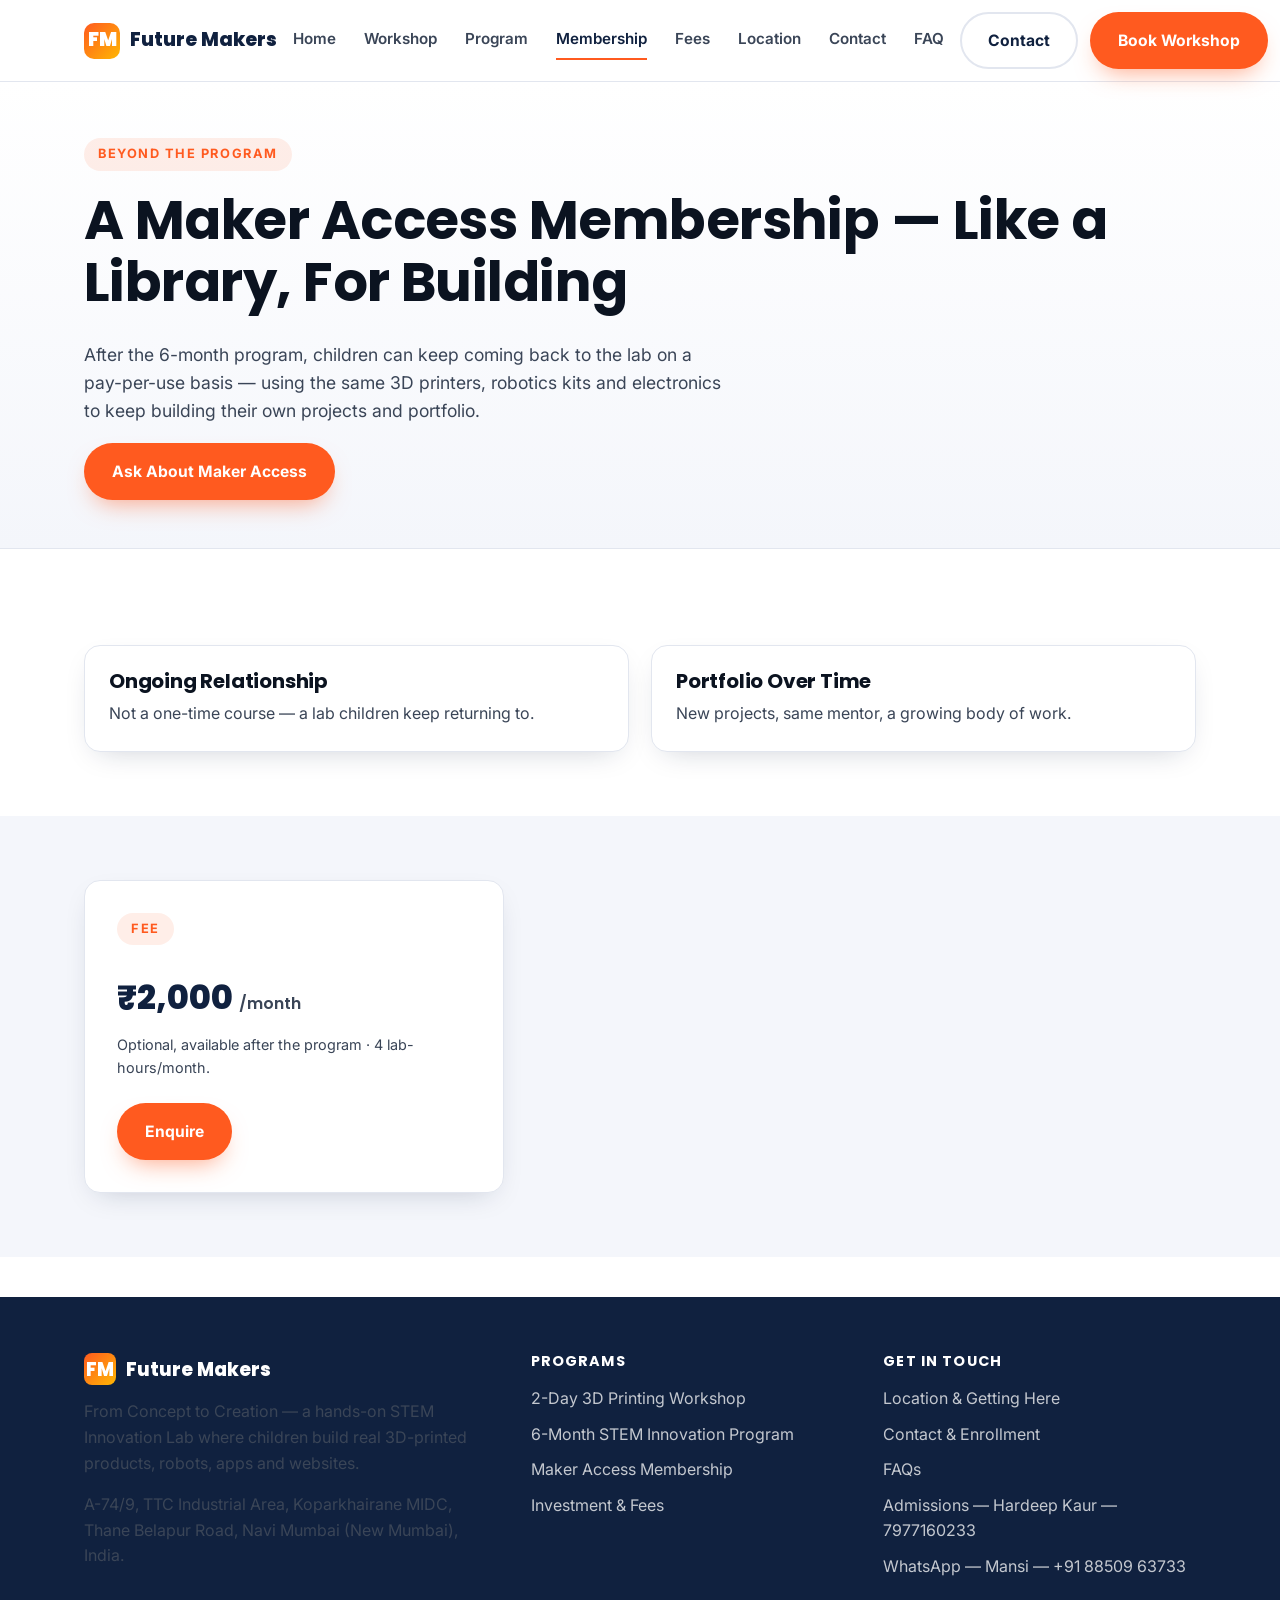
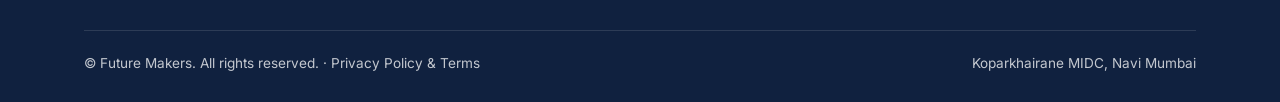
<file: membership.html>
<!DOCTYPE html>
<html lang="en">
<head>
<meta charset="UTF-8" />
<meta name="viewport" content="width=device-width, initial-scale=1.0" />
<title>Maker Access Membership | Future Makers</title>
<meta name="description" content="Keep building after the 6-month program with pay-per-use lab access to 3D printers, robotics kits and electronics." />
<link rel="preconnect" href="https://fonts.googleapis.com">
<link href="https://fonts.googleapis.com/css2?family=Poppins:wght@600;700;800&family=Inter:wght@400;500;600;700&display=swap" rel="stylesheet">
<link rel="stylesheet" href="assets/css/style.css" />
</head>
<body>
  <header class="site-header">
    <div class="wrap">
      <a href="index.html" class="logo"><span class="mark">FM</span> Future Makers</a>
      <nav class="nav-links" id="site-nav">
        <a href="index.html">Home</a>
        <a href="workshop.html">Workshop</a>
        <a href="program.html">Program</a>
        <a href="membership.html" class="active" aria-current="page">Membership</a>
        <a href="fees.html">Fees</a>
        <a href="location.html">Location</a>
        <a href="contact.html">Contact</a>
        <a href="faq.html">FAQ</a>
        
        <div class="mobile-nav-cta">
          <a href="workshop.html" class="btn btn-primary">Book Workshop &mdash; &#8377;3,000</a>
          <a href="contact.html" class="btn btn-outline">Contact Us</a>
        </div>
      </nav>
      <div class="nav-cta">
        <a href="contact.html" class="btn btn-outline">Contact</a>
        <a href="workshop.html" class="btn btn-primary">Book Workshop</a>
        <button class="nav-toggle" aria-label="Open menu" aria-expanded="false" aria-controls="site-nav">&#9776;</button>
      </div>
    </div>
    <div class="nav-backdrop"></div>
  </header>
  
  <section class="page-hero">
    <div class="wrap">
      <span class="eyebrow">Beyond the Program</span>
      <h1>A Maker Access Membership &mdash; Like a Library, For Building</h1>
      <p style="font-size:1.1rem;max-width:640px;">After the 6-month program, children can keep coming back to the lab on a pay-per-use basis &mdash; using the same 3D printers, robotics kits and electronics to keep building their own projects and portfolio.</p>
      <a href="contact.html" class="btn btn-primary">Ask About Maker Access</a>
    </div>
  </section>

  <section>
    <div class="wrap">
      <div class="card-grid" style="grid-template-columns:repeat(2,1fr);">
        <div class="card"><h3>Ongoing Relationship</h3><p>Not a one-time course &mdash; a lab children keep returning to.</p></div>
        <div class="card"><h3>Portfolio Over Time</h3><p>New projects, same mentor, a growing body of work.</p></div>
      </div>
    </div>
  </section>

  <section class="section-soft">
    <div class="wrap">
      <div class="price-card" style="max-width:420px;">
        <span class="eyebrow">Fee</span>
        <div class="amount">&#8377;2,000 <span>/month</span></div>
        <p class="note">Optional, available after the program &middot; 4 lab-hours/month.</p>
        <a href="contact.html" class="btn btn-primary" style="margin-top:10px;">Enquire</a>
      </div>
    </div>
  </section>

  <footer class="site-footer">
    <div class="wrap">
      <div class="footer-grid">
        <div>
          <div class="footer-logo"><span class="mark" style="width:32px;height:32px;border-radius:8px;background:linear-gradient(135deg,#ff5a1f,#ffb703);display:flex;align-items:center;justify-content:center;">FM</span> Future Makers</div>
          <p>From Concept to Creation — a hands-on STEM Innovation Lab where children build real 3D-printed products, robots, apps and websites.</p>
          <p>A-74/9, TTC Industrial Area, Koparkhairane MIDC, Thane Belapur Road, Navi Mumbai (New Mumbai), India.</p>
        </div>
        <div>
          <h4>Programs</h4>
          <a href="workshop.html">2-Day 3D Printing Workshop</a>
          <a href="program.html">6-Month STEM Innovation Program</a>
          <a href="membership.html">Maker Access Membership</a>
          <a href="fees.html">Investment &amp; Fees</a>
        </div>
        <div>
          <h4>Get in Touch</h4>
          <a href="location.html">Location &amp; Getting Here</a>
          <a href="contact.html">Contact &amp; Enrollment</a>
          <a href="faq.html">FAQs</a>
          <a href="tel:7977160233">Admissions — Hardeep Kaur — 7977160233</a>
          <a href="https://wa.me/918850963733">WhatsApp — Mansi — +91 88509 63733</a>
        </div>
      </div>
      <div class="footer-bottom">
        <span>&copy; Future Makers. All rights reserved. &middot; <a href="privacy.html">Privacy Policy &amp; Terms</a></span>
        <span>Koparkhairane MIDC, Navi Mumbai</span>
      </div>
    </div>
  </footer>
  <button class="back-to-top" aria-label="Back to top">&uarr;</button>
  <script src="assets/js/script.js"></script>
</body>
</html>
</file>
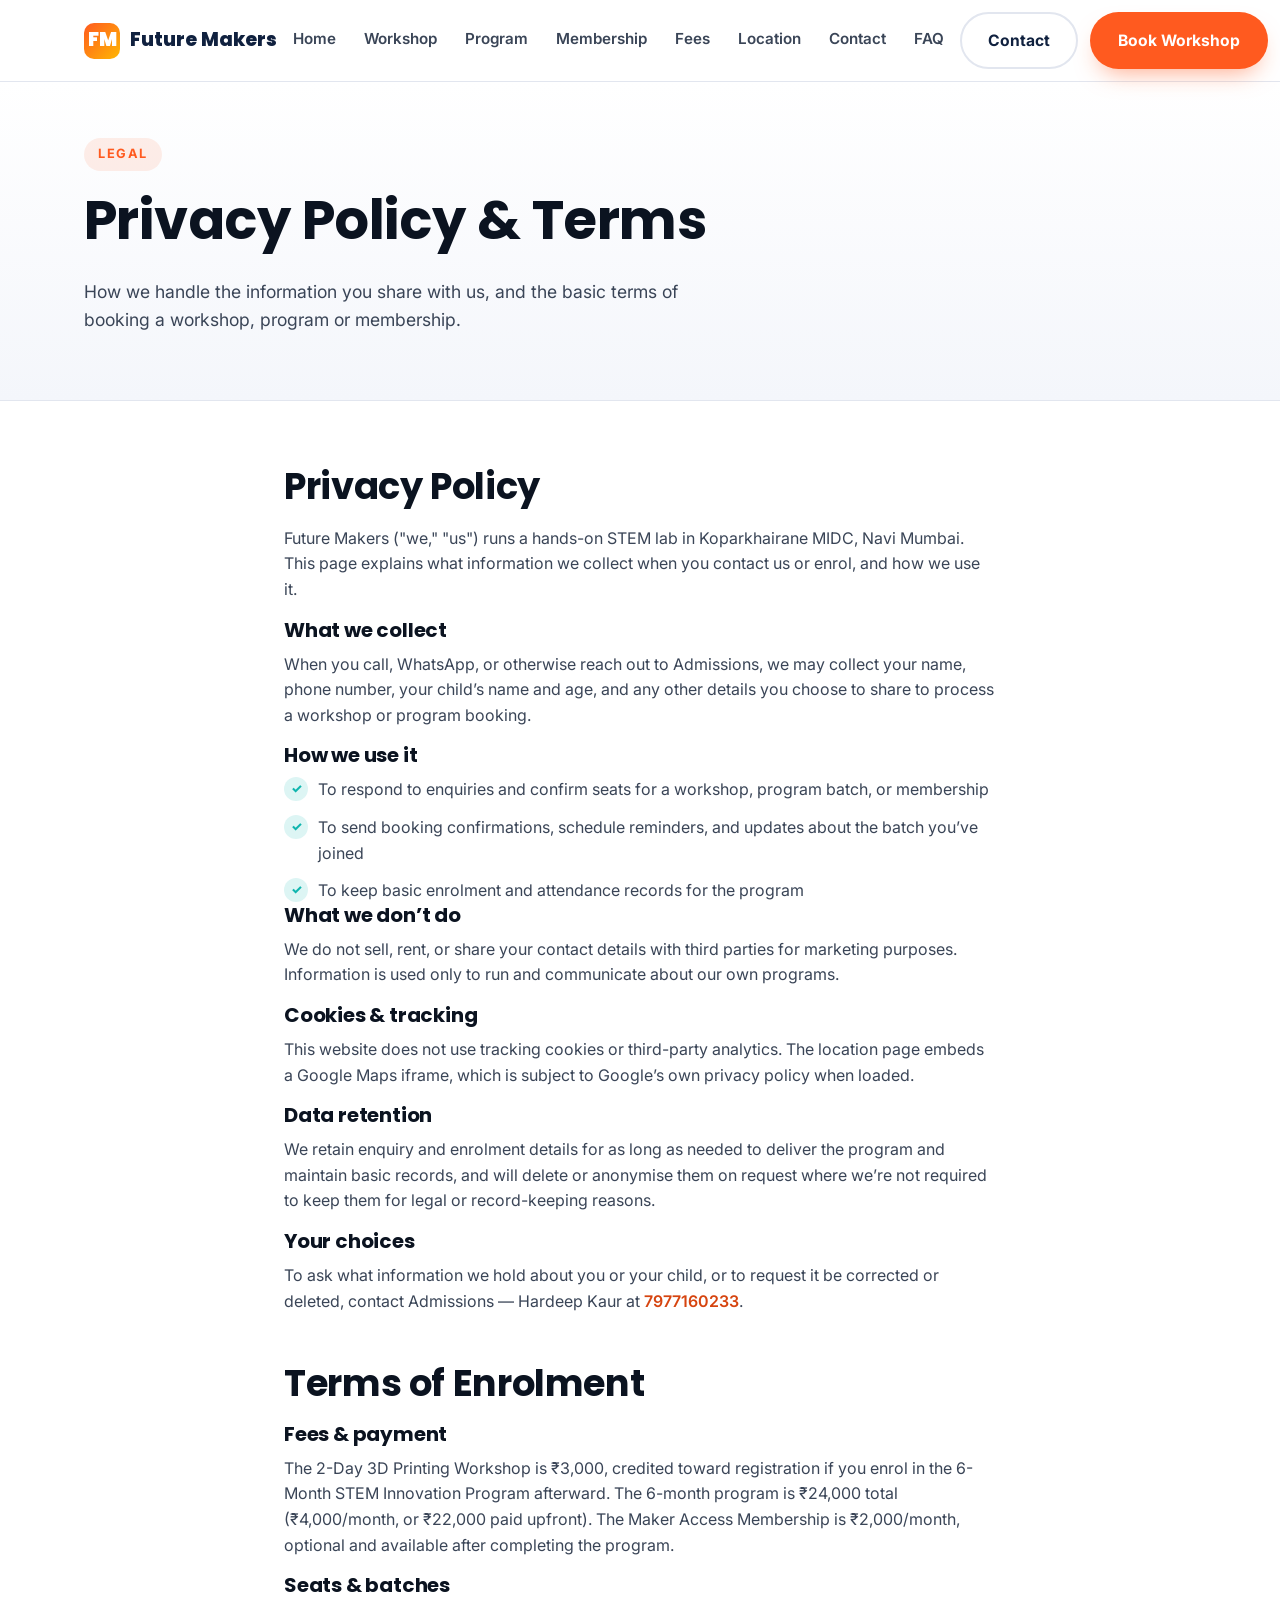
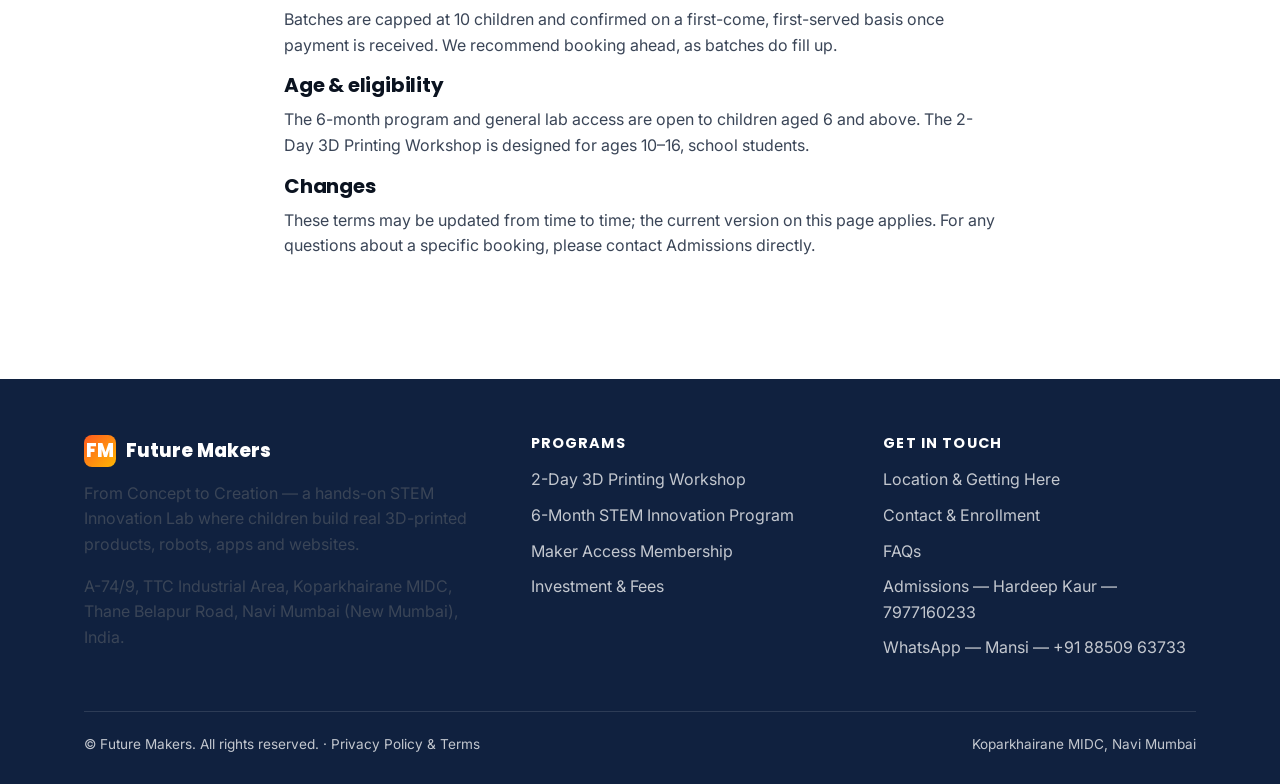
<file: privacy.html>
<!DOCTYPE html>
<html lang="en">
<head>
<meta charset="UTF-8" />
<meta name="viewport" content="width=device-width, initial-scale=1.0" />
<title>Privacy Policy & Terms | Future Makers</title>
<meta name="description" content="How Future Makers handles your information, and the basic terms of booking a workshop, program or membership." />
<link rel="preconnect" href="https://fonts.googleapis.com">
<link href="https://fonts.googleapis.com/css2?family=Poppins:wght@600;700;800&family=Inter:wght@400;500;600;700&display=swap" rel="stylesheet">
<link rel="stylesheet" href="assets/css/style.css" />
</head>
<body>
  <header class="site-header">
    <div class="wrap">
      <a href="index.html" class="logo"><span class="mark">FM</span> Future Makers</a>
      <nav class="nav-links" id="site-nav">
        <a href="index.html">Home</a>
        <a href="workshop.html">Workshop</a>
        <a href="program.html">Program</a>
        <a href="membership.html">Membership</a>
        <a href="fees.html">Fees</a>
        <a href="location.html">Location</a>
        <a href="contact.html">Contact</a>
        <a href="faq.html">FAQ</a>
        
        <div class="mobile-nav-cta">
          <a href="workshop.html" class="btn btn-primary">Book Workshop &mdash; &#8377;3,000</a>
          <a href="contact.html" class="btn btn-outline">Contact Us</a>
        </div>
      </nav>
      <div class="nav-cta">
        <a href="contact.html" class="btn btn-outline">Contact</a>
        <a href="workshop.html" class="btn btn-primary">Book Workshop</a>
        <button class="nav-toggle" aria-label="Open menu" aria-expanded="false" aria-controls="site-nav">&#9776;</button>
      </div>
    </div>
    <div class="nav-backdrop"></div>
  </header>
  
  <section class="page-hero">
    <div class="wrap">
      <span class="eyebrow">Legal</span>
      <h1>Privacy Policy &amp; Terms</h1>
      <p style="font-size:1.1rem;max-width:640px;">How we handle the information you share with us, and the basic terms of booking a workshop, program or membership.</p>
    </div>
  </section>

  <section>
    <div class="wrap" style="max-width:760px;">

      <h2>Privacy Policy</h2>
      <p>Future Makers ("we," "us") runs a hands-on STEM lab in Koparkhairane MIDC, Navi Mumbai. This page explains what information we collect when you contact us or enrol, and how we use it.</p>

      <h3>What we collect</h3>
      <p>When you call, WhatsApp, or otherwise reach out to Admissions, we may collect your name, phone number, your child&rsquo;s name and age, and any other details you choose to share to process a workshop or program booking.</p>

      <h3>How we use it</h3>
      <ul class="check-list">
        <li>To respond to enquiries and confirm seats for a workshop, program batch, or membership</li>
        <li>To send booking confirmations, schedule reminders, and updates about the batch you&rsquo;ve joined</li>
        <li>To keep basic enrolment and attendance records for the program</li>
      </ul>

      <h3>What we don&rsquo;t do</h3>
      <p>We do not sell, rent, or share your contact details with third parties for marketing purposes. Information is used only to run and communicate about our own programs.</p>

      <h3>Cookies &amp; tracking</h3>
      <p>This website does not use tracking cookies or third-party analytics. The location page embeds a Google Maps iframe, which is subject to Google&rsquo;s own privacy policy when loaded.</p>

      <h3>Data retention</h3>
      <p>We retain enquiry and enrolment details for as long as needed to deliver the program and maintain basic records, and will delete or anonymise them on request where we&rsquo;re not required to keep them for legal or record-keeping reasons.</p>

      <h3>Your choices</h3>
      <p>To ask what information we hold about you or your child, or to request it be corrected or deleted, contact Admissions &mdash; Hardeep Kaur at <a href="tel:7977160233" style="color:var(--brand-dark);font-weight:600;">7977160233</a>.</p>

      <h2 style="margin-top:48px;">Terms of Enrolment</h2>

      <h3>Fees &amp; payment</h3>
      <p>The 2-Day 3D Printing Workshop is &#8377;3,000, credited toward registration if you enrol in the 6-Month STEM Innovation Program afterward. The 6-month program is &#8377;24,000 total (&#8377;4,000/month, or &#8377;22,000 paid upfront). The Maker Access Membership is &#8377;2,000/month, optional and available after completing the program.</p>

      <h3>Seats &amp; batches</h3>
      <p>Batches are capped at 10 children and confirmed on a first-come, first-served basis once payment is received. We recommend booking ahead, as batches do fill up.</p>

      <h3>Age &amp; eligibility</h3>
      <p>The 6-month program and general lab access are open to children aged 6 and above. The 2-Day 3D Printing Workshop is designed for ages 10&ndash;16, school students.</p>

      <h3>Changes</h3>
      <p>These terms may be updated from time to time; the current version on this page applies. For any questions about a specific booking, please contact Admissions directly.</p>

    </div>
  </section>

  <footer class="site-footer">
    <div class="wrap">
      <div class="footer-grid">
        <div>
          <div class="footer-logo"><span class="mark" style="width:32px;height:32px;border-radius:8px;background:linear-gradient(135deg,#ff5a1f,#ffb703);display:flex;align-items:center;justify-content:center;">FM</span> Future Makers</div>
          <p>From Concept to Creation — a hands-on STEM Innovation Lab where children build real 3D-printed products, robots, apps and websites.</p>
          <p>A-74/9, TTC Industrial Area, Koparkhairane MIDC, Thane Belapur Road, Navi Mumbai (New Mumbai), India.</p>
        </div>
        <div>
          <h4>Programs</h4>
          <a href="workshop.html">2-Day 3D Printing Workshop</a>
          <a href="program.html">6-Month STEM Innovation Program</a>
          <a href="membership.html">Maker Access Membership</a>
          <a href="fees.html">Investment &amp; Fees</a>
        </div>
        <div>
          <h4>Get in Touch</h4>
          <a href="location.html">Location &amp; Getting Here</a>
          <a href="contact.html">Contact &amp; Enrollment</a>
          <a href="faq.html">FAQs</a>
          <a href="tel:7977160233">Admissions — Hardeep Kaur — 7977160233</a>
          <a href="https://wa.me/918850963733">WhatsApp — Mansi — +91 88509 63733</a>
        </div>
      </div>
      <div class="footer-bottom">
        <span>&copy; Future Makers. All rights reserved. &middot; <a href="privacy.html">Privacy Policy &amp; Terms</a></span>
        <span>Koparkhairane MIDC, Navi Mumbai</span>
      </div>
    </div>
  </footer>
  <button class="back-to-top" aria-label="Back to top">&uarr;</button>
  <script src="assets/js/script.js"></script>
</body>
</html>
</file>
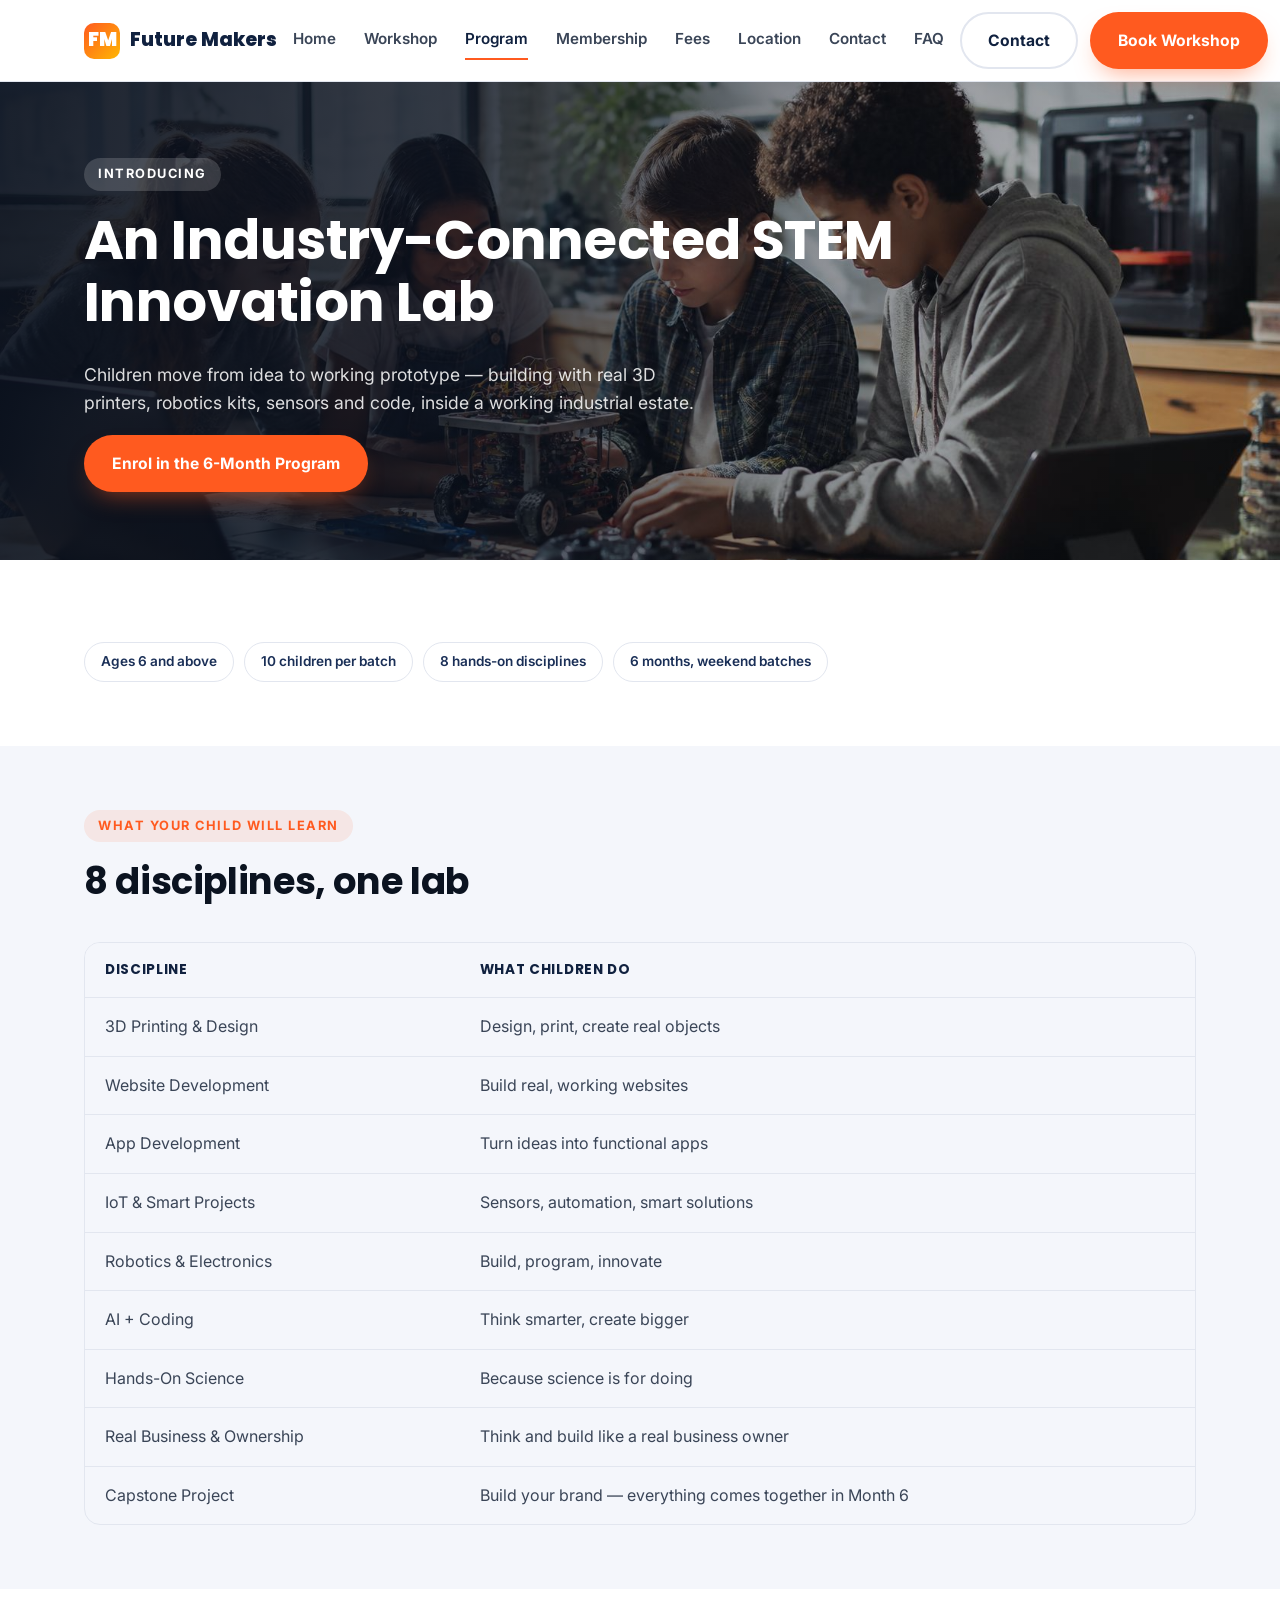
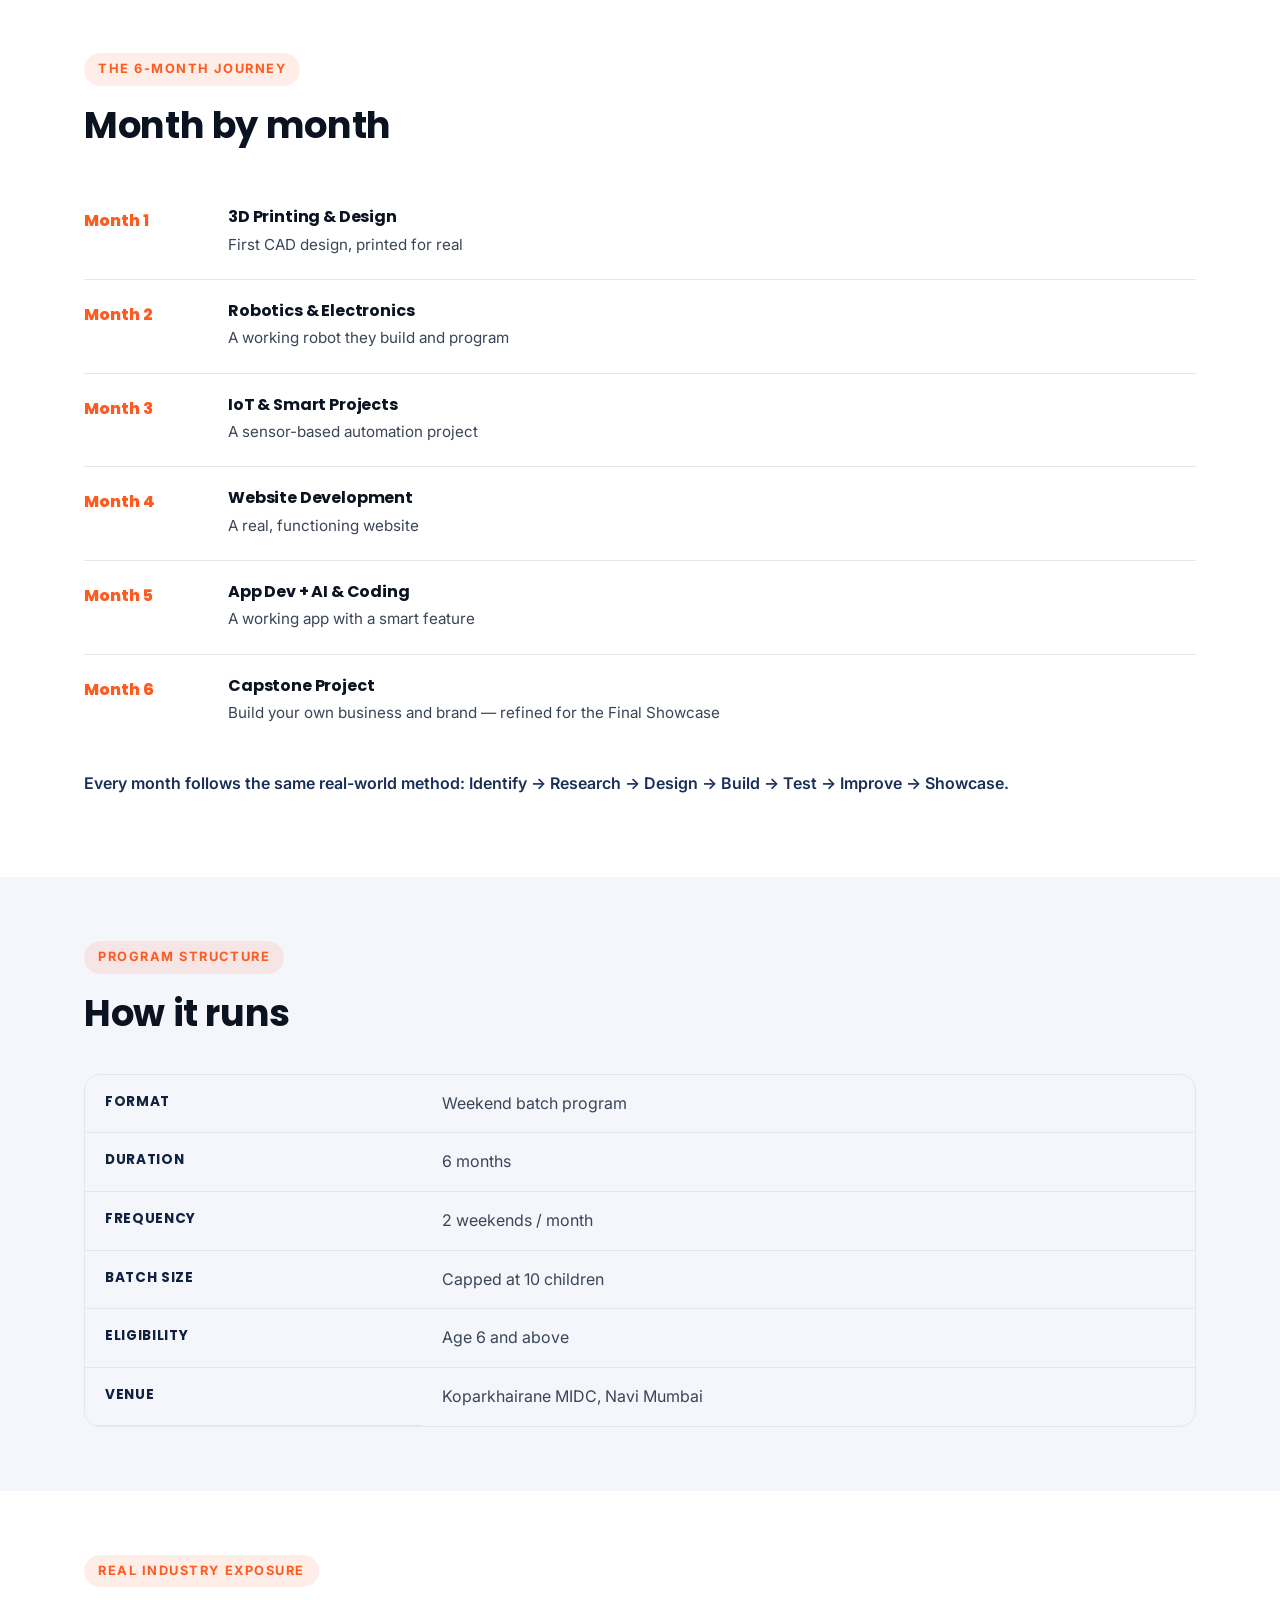
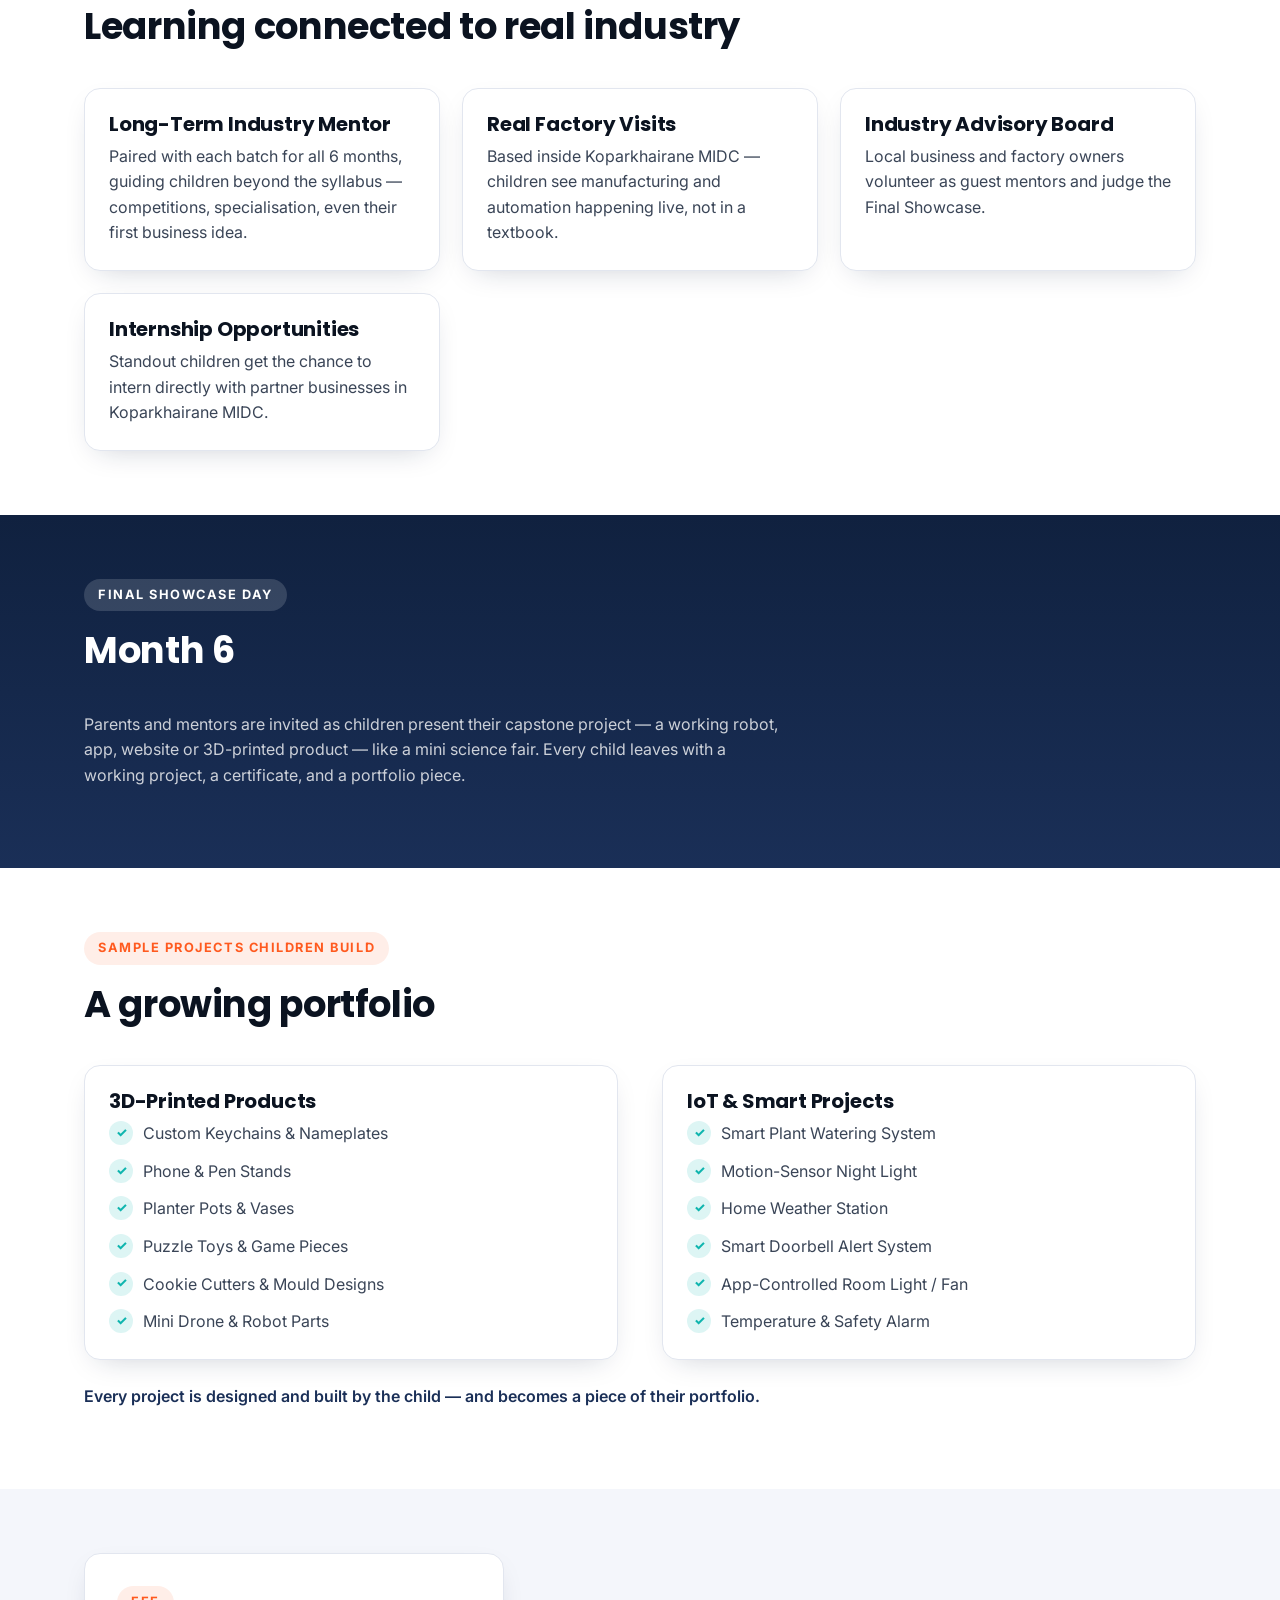
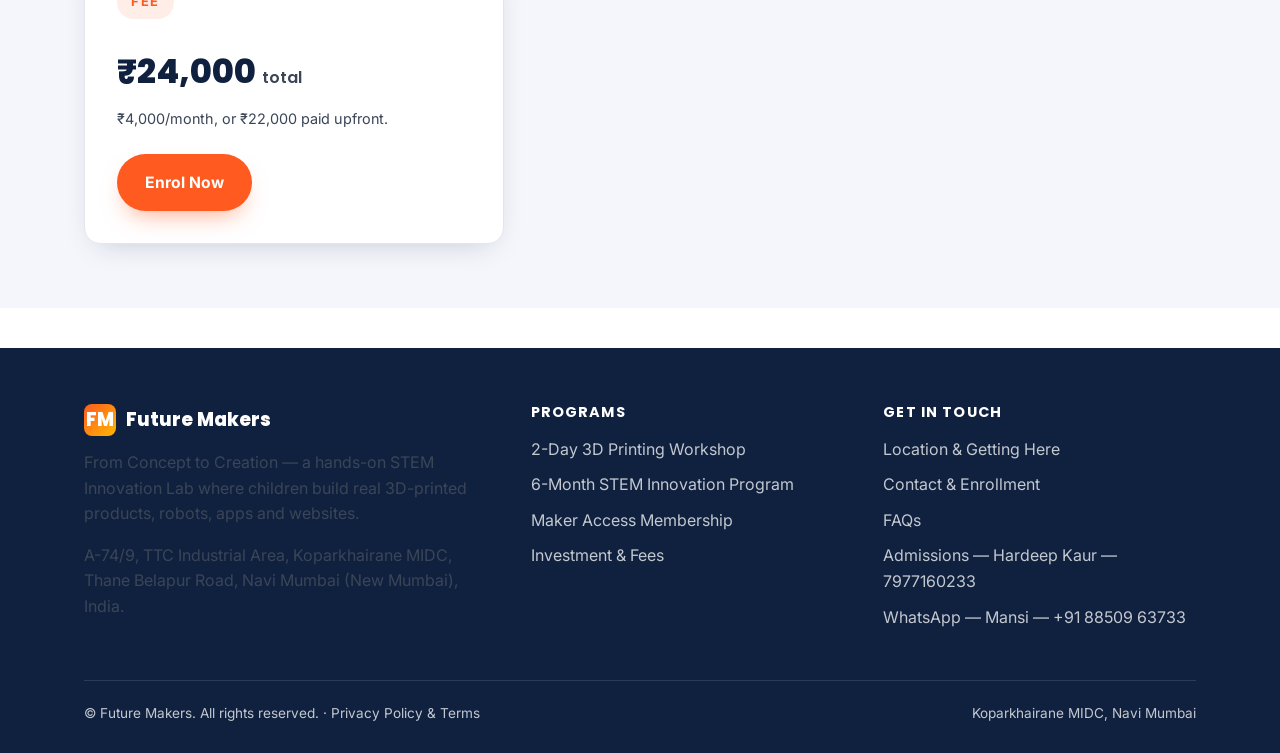
<file: program.html>
<!DOCTYPE html>
<html lang="en">
<head>
<meta charset="UTF-8" />
<meta name="viewport" content="width=device-width, initial-scale=1.0" />
<title>6-Month STEM Innovation Program | Future Makers</title>
<meta name="description" content="8 hands-on disciplines across 6 months of weekend batches, capped at 10 children. Real mentors, real industry exposure." />
<link rel="preconnect" href="https://fonts.googleapis.com">
<link href="https://fonts.googleapis.com/css2?family=Poppins:wght@600;700;800&family=Inter:wght@400;500;600;700&display=swap" rel="stylesheet">
<link rel="stylesheet" href="assets/css/style.css" />
</head>
<body>
  <header class="site-header">
    <div class="wrap">
      <a href="index.html" class="logo"><span class="mark">FM</span> Future Makers</a>
      <nav class="nav-links" id="site-nav">
        <a href="index.html">Home</a>
        <a href="workshop.html">Workshop</a>
        <a href="program.html" class="active" aria-current="page">Program</a>
        <a href="membership.html">Membership</a>
        <a href="fees.html">Fees</a>
        <a href="location.html">Location</a>
        <a href="contact.html">Contact</a>
        <a href="faq.html">FAQ</a>
        
        <div class="mobile-nav-cta">
          <a href="workshop.html" class="btn btn-primary">Book Workshop &mdash; &#8377;3,000</a>
          <a href="contact.html" class="btn btn-outline">Contact Us</a>
        </div>
      </nav>
      <div class="nav-cta">
        <a href="contact.html" class="btn btn-outline">Contact</a>
        <a href="workshop.html" class="btn btn-primary">Book Workshop</a>
        <button class="nav-toggle" aria-label="Open menu" aria-expanded="false" aria-controls="site-nav">&#9776;</button>
      </div>
    </div>
    <div class="nav-backdrop"></div>
  </header>
  
  <section class="page-hero-photo">
    <div class="hero-media">
      <img src="assets/img/program-hero.jpg" alt="A group of students collaborating on a robotics project with a laptop and 3D printer in the background" loading="eager" />
    </div>
    <div class="wrap">
      <span class="eyebrow">Introducing</span>
      <h1>An Industry-Connected STEM Innovation Lab</h1>
      <p style="font-size:1.1rem;max-width:640px;">Children move from idea to working prototype &mdash; building with real 3D printers, robotics kits, sensors and code, inside a working industrial estate.</p>
      <a href="contact.html" class="btn btn-primary">Enrol in the 6-Month Program</a>
    </div>
  </section>

  <section>
    <div class="wrap">
      <div class="pill-row">
        <span class="pill">Ages 6 and above</span>
        <span class="pill">10 children per batch</span>
        <span class="pill">8 hands-on disciplines</span>
        <span class="pill">6 months, weekend batches</span>
      </div>
    </div>
  </section>

  <section class="section-soft">
    <div class="wrap">
      <div class="section-head"><span class="eyebrow">What Your Child Will Learn</span><h2>8 disciplines, one lab</h2></div>
      <div class="table-wrap">
        <table>
          <tr><th>Discipline</th><th>What children do</th></tr>
          <tr><td>3D Printing &amp; Design</td><td>Design, print, create real objects</td></tr>
          <tr><td>Website Development</td><td>Build real, working websites</td></tr>
          <tr><td>App Development</td><td>Turn ideas into functional apps</td></tr>
          <tr><td>IoT &amp; Smart Projects</td><td>Sensors, automation, smart solutions</td></tr>
          <tr><td>Robotics &amp; Electronics</td><td>Build, program, innovate</td></tr>
          <tr><td>AI + Coding</td><td>Think smarter, create bigger</td></tr>
          <tr><td>Hands-On Science</td><td>Because science is for doing</td></tr>
          <tr><td>Real Business &amp; Ownership</td><td>Think and build like a real business owner</td></tr>
          <tr><td>Capstone Project</td><td>Build your brand &mdash; everything comes together in Month 6</td></tr>
        </table>
      </div>
    </div>
  </section>

  <section>
    <div class="wrap">
      <div class="section-head"><span class="eyebrow">The 6-Month Journey</span><h2>Month by month</h2></div>
      <div class="timeline">
        <div class="timeline-item"><div class="month">Month 1</div><div><h4>3D Printing &amp; Design</h4><div class="outcome">First CAD design, printed for real</div></div></div>
        <div class="timeline-item"><div class="month">Month 2</div><div><h4>Robotics &amp; Electronics</h4><div class="outcome">A working robot they build and program</div></div></div>
        <div class="timeline-item"><div class="month">Month 3</div><div><h4>IoT &amp; Smart Projects</h4><div class="outcome">A sensor-based automation project</div></div></div>
        <div class="timeline-item"><div class="month">Month 4</div><div><h4>Website Development</h4><div class="outcome">A real, functioning website</div></div></div>
        <div class="timeline-item"><div class="month">Month 5</div><div><h4>App Dev + AI &amp; Coding</h4><div class="outcome">A working app with a smart feature</div></div></div>
        <div class="timeline-item"><div class="month">Month 6</div><div><h4>Capstone Project</h4><div class="outcome">Build your own business and brand &mdash; refined for the Final Showcase</div></div></div>
      </div>
      <p style="margin-top:24px;font-weight:600;color:var(--navy-soft);">Every month follows the same real-world method: Identify &rarr; Research &rarr; Design &rarr; Build &rarr; Test &rarr; Improve &rarr; Showcase.</p>
    </div>
  </section>

  <section class="section-soft">
    <div class="wrap">
      <div class="section-head"><span class="eyebrow">Program Structure</span><h2>How it runs</h2></div>
      <div class="table-wrap">
        <table>
          <tr><th>Format</th><td>Weekend batch program</td></tr>
          <tr><th>Duration</th><td>6 months</td></tr>
          <tr><th>Frequency</th><td>2 weekends / month</td></tr>
          <tr><th>Batch size</th><td>Capped at 10 children</td></tr>
          <tr><th>Eligibility</th><td>Age 6 and above</td></tr>
          <tr><th>Venue</th><td>Koparkhairane MIDC, Navi Mumbai</td></tr>
        </table>
      </div>
    </div>
  </section>

  <section>
    <div class="wrap">
      <div class="section-head"><span class="eyebrow">Real Industry Exposure</span><h2>Learning connected to real industry</h2></div>
      <div class="card-grid">
        <div class="card"><h3>Long-Term Industry Mentor</h3><p>Paired with each batch for all 6 months, guiding children beyond the syllabus &mdash; competitions, specialisation, even their first business idea.</p></div>
        <div class="card"><h3>Real Factory Visits</h3><p>Based inside Koparkhairane MIDC &mdash; children see manufacturing and automation happening live, not in a textbook.</p></div>
        <div class="card"><h3>Industry Advisory Board</h3><p>Local business and factory owners volunteer as guest mentors and judge the Final Showcase.</p></div>
        <div class="card"><h3>Internship Opportunities</h3><p>Standout children get the chance to intern directly with partner businesses in Koparkhairane MIDC.</p></div>
      </div>
    </div>
  </section>

  <section class="section-navy">
    <div class="wrap">
      <div class="section-head"><span class="eyebrow" style="background:rgba(255,255,255,0.15);color:#fff;">Final Showcase Day</span><h2>Month 6</h2></div>
      <p style="max-width:700px;">Parents and mentors are invited as children present their capstone project &mdash; a working robot, app, website or 3D-printed product &mdash; like a mini science fair. Every child leaves with a working project, a certificate, and a portfolio piece.</p>
    </div>
  </section>

  <section>
    <div class="wrap">
      <div class="section-head"><span class="eyebrow">Sample Projects Children Build</span><h2>A growing portfolio</h2></div>
      <div class="two-col">
        <div class="card">
          <h3>3D-Printed Products</h3>
          <ul class="check-list">
            <li>Custom Keychains &amp; Nameplates</li>
            <li>Phone &amp; Pen Stands</li>
            <li>Planter Pots &amp; Vases</li>
            <li>Puzzle Toys &amp; Game Pieces</li>
            <li>Cookie Cutters &amp; Mould Designs</li>
            <li>Mini Drone &amp; Robot Parts</li>
          </ul>
        </div>
        <div class="card">
          <h3>IoT &amp; Smart Projects</h3>
          <ul class="check-list">
            <li>Smart Plant Watering System</li>
            <li>Motion-Sensor Night Light</li>
            <li>Home Weather Station</li>
            <li>Smart Doorbell Alert System</li>
            <li>App-Controlled Room Light / Fan</li>
            <li>Temperature &amp; Safety Alarm</li>
          </ul>
        </div>
      </div>
      <p style="margin-top:24px;font-weight:600;color:var(--navy-soft);">Every project is designed and built by the child &mdash; and becomes a piece of their portfolio.</p>
    </div>
  </section>

  <section class="section-soft">
    <div class="wrap">
      <div class="price-card" style="max-width:420px;">
        <span class="eyebrow">Fee</span>
        <div class="amount">&#8377;24,000 <span>total</span></div>
        <p class="note">&#8377;4,000/month, or &#8377;22,000 paid upfront.</p>
        <a href="contact.html" class="btn btn-primary" style="margin-top:10px;">Enrol Now</a>
      </div>
    </div>
  </section>

  <footer class="site-footer">
    <div class="wrap">
      <div class="footer-grid">
        <div>
          <div class="footer-logo"><span class="mark" style="width:32px;height:32px;border-radius:8px;background:linear-gradient(135deg,#ff5a1f,#ffb703);display:flex;align-items:center;justify-content:center;">FM</span> Future Makers</div>
          <p>From Concept to Creation — a hands-on STEM Innovation Lab where children build real 3D-printed products, robots, apps and websites.</p>
          <p>A-74/9, TTC Industrial Area, Koparkhairane MIDC, Thane Belapur Road, Navi Mumbai (New Mumbai), India.</p>
        </div>
        <div>
          <h4>Programs</h4>
          <a href="workshop.html">2-Day 3D Printing Workshop</a>
          <a href="program.html">6-Month STEM Innovation Program</a>
          <a href="membership.html">Maker Access Membership</a>
          <a href="fees.html">Investment &amp; Fees</a>
        </div>
        <div>
          <h4>Get in Touch</h4>
          <a href="location.html">Location &amp; Getting Here</a>
          <a href="contact.html">Contact &amp; Enrollment</a>
          <a href="faq.html">FAQs</a>
          <a href="tel:7977160233">Admissions — Hardeep Kaur — 7977160233</a>
          <a href="https://wa.me/918850963733">WhatsApp — Mansi — +91 88509 63733</a>
        </div>
      </div>
      <div class="footer-bottom">
        <span>&copy; Future Makers. All rights reserved. &middot; <a href="privacy.html">Privacy Policy &amp; Terms</a></span>
        <span>Koparkhairane MIDC, Navi Mumbai</span>
      </div>
    </div>
  </footer>
  <button class="back-to-top" aria-label="Back to top">&uarr;</button>
  <script src="assets/js/script.js"></script>
</body>
</html>
</file>
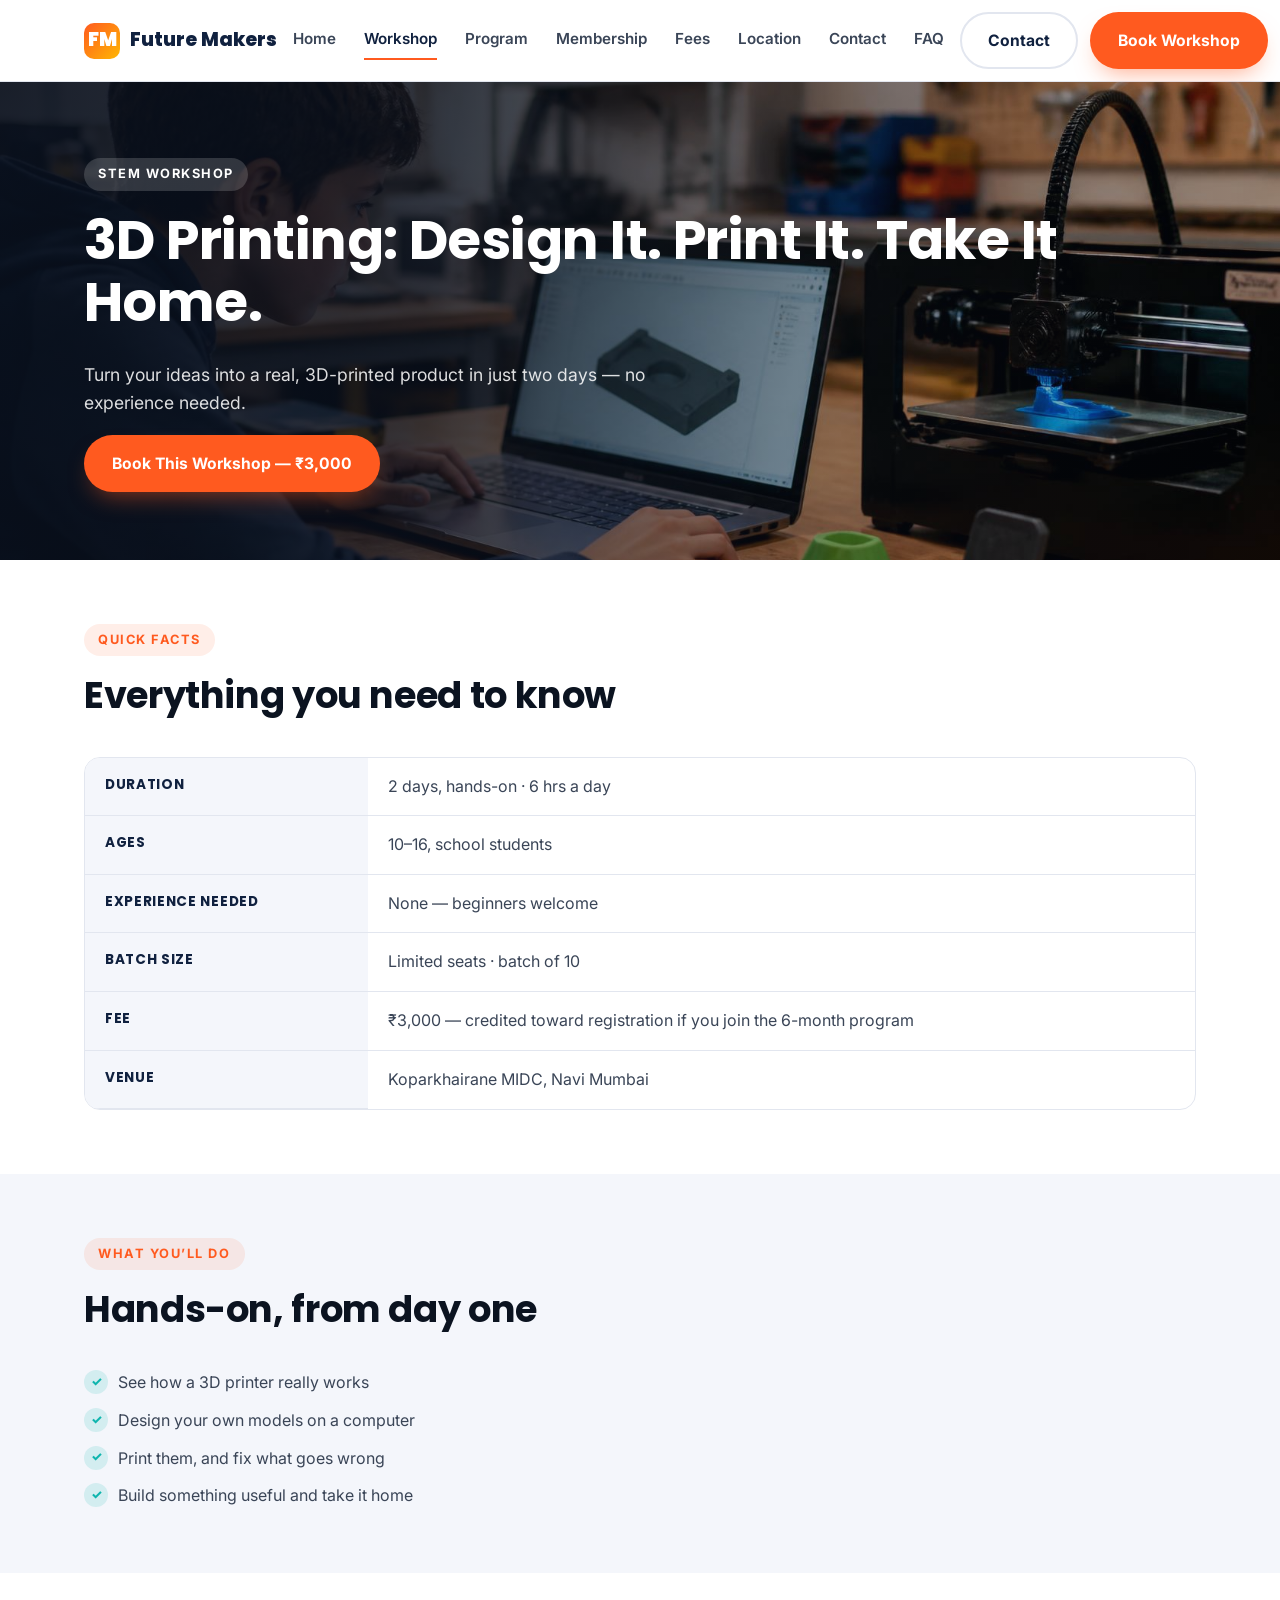
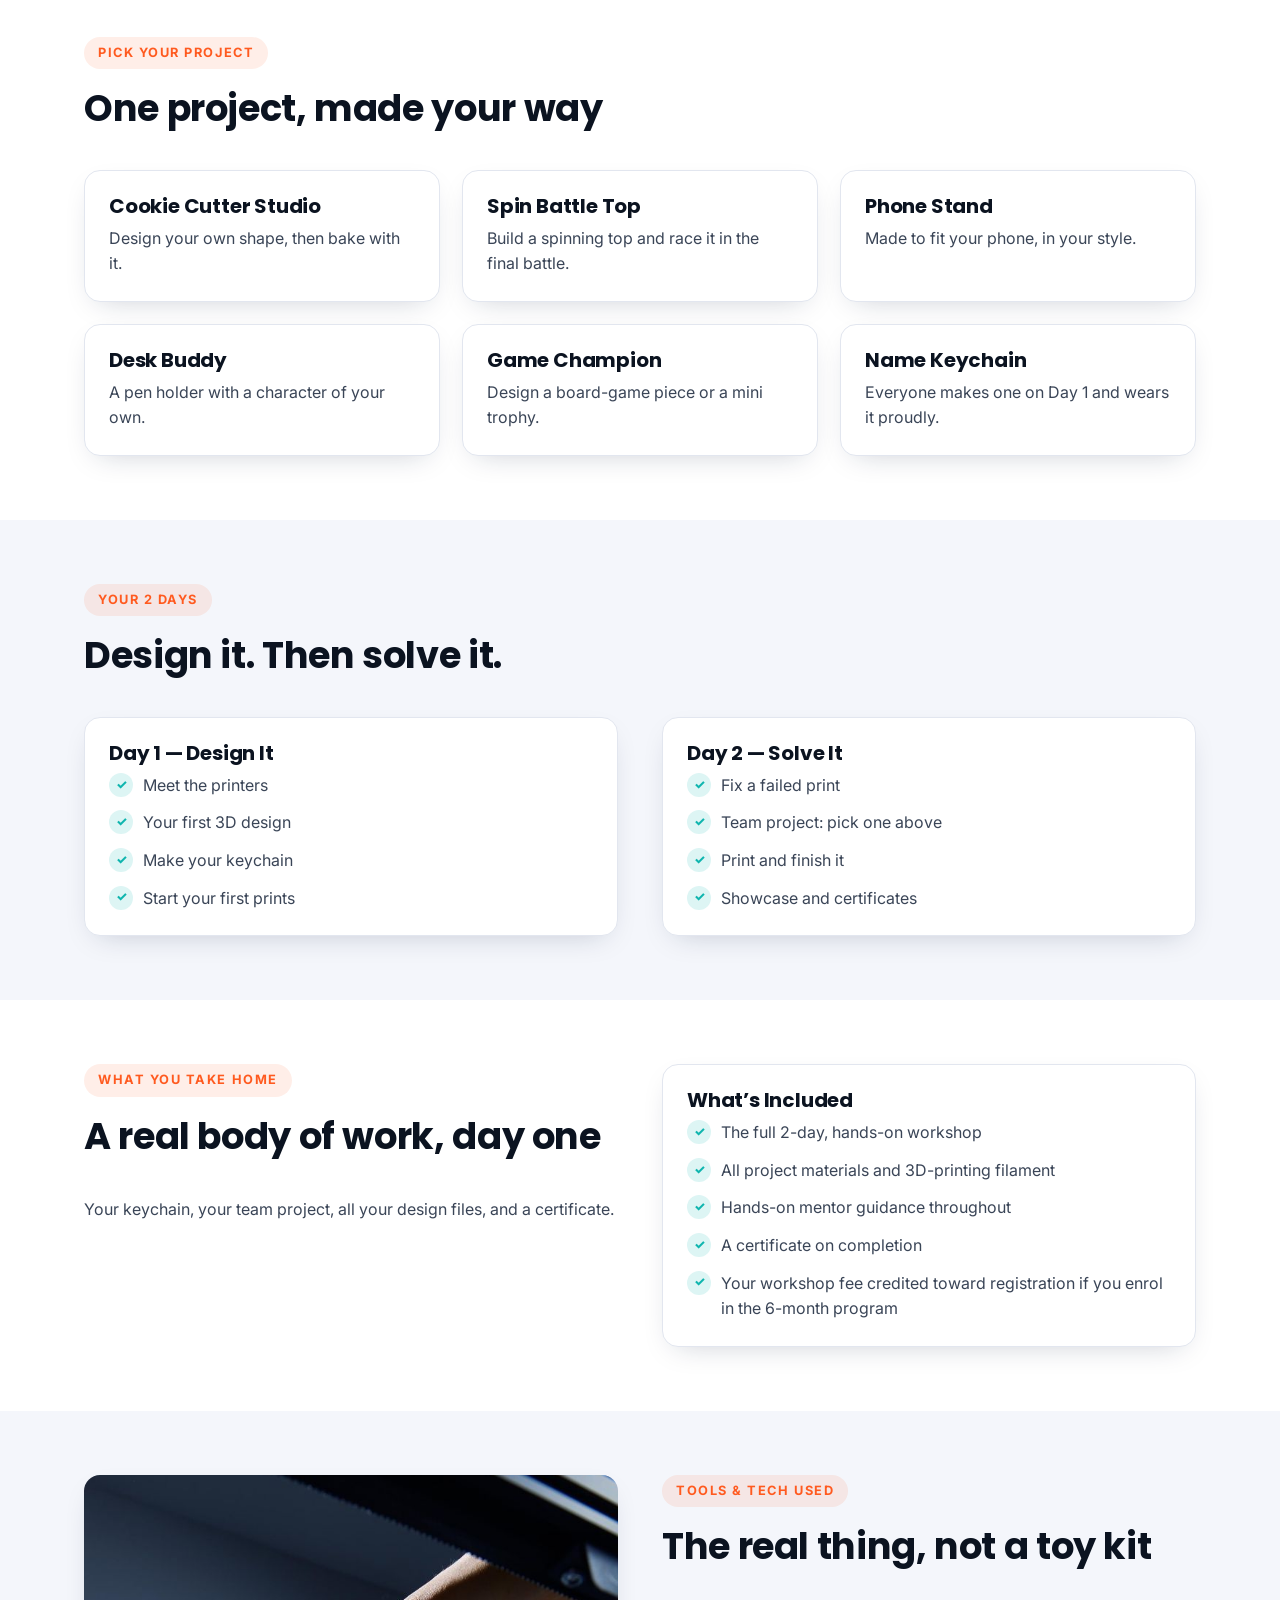
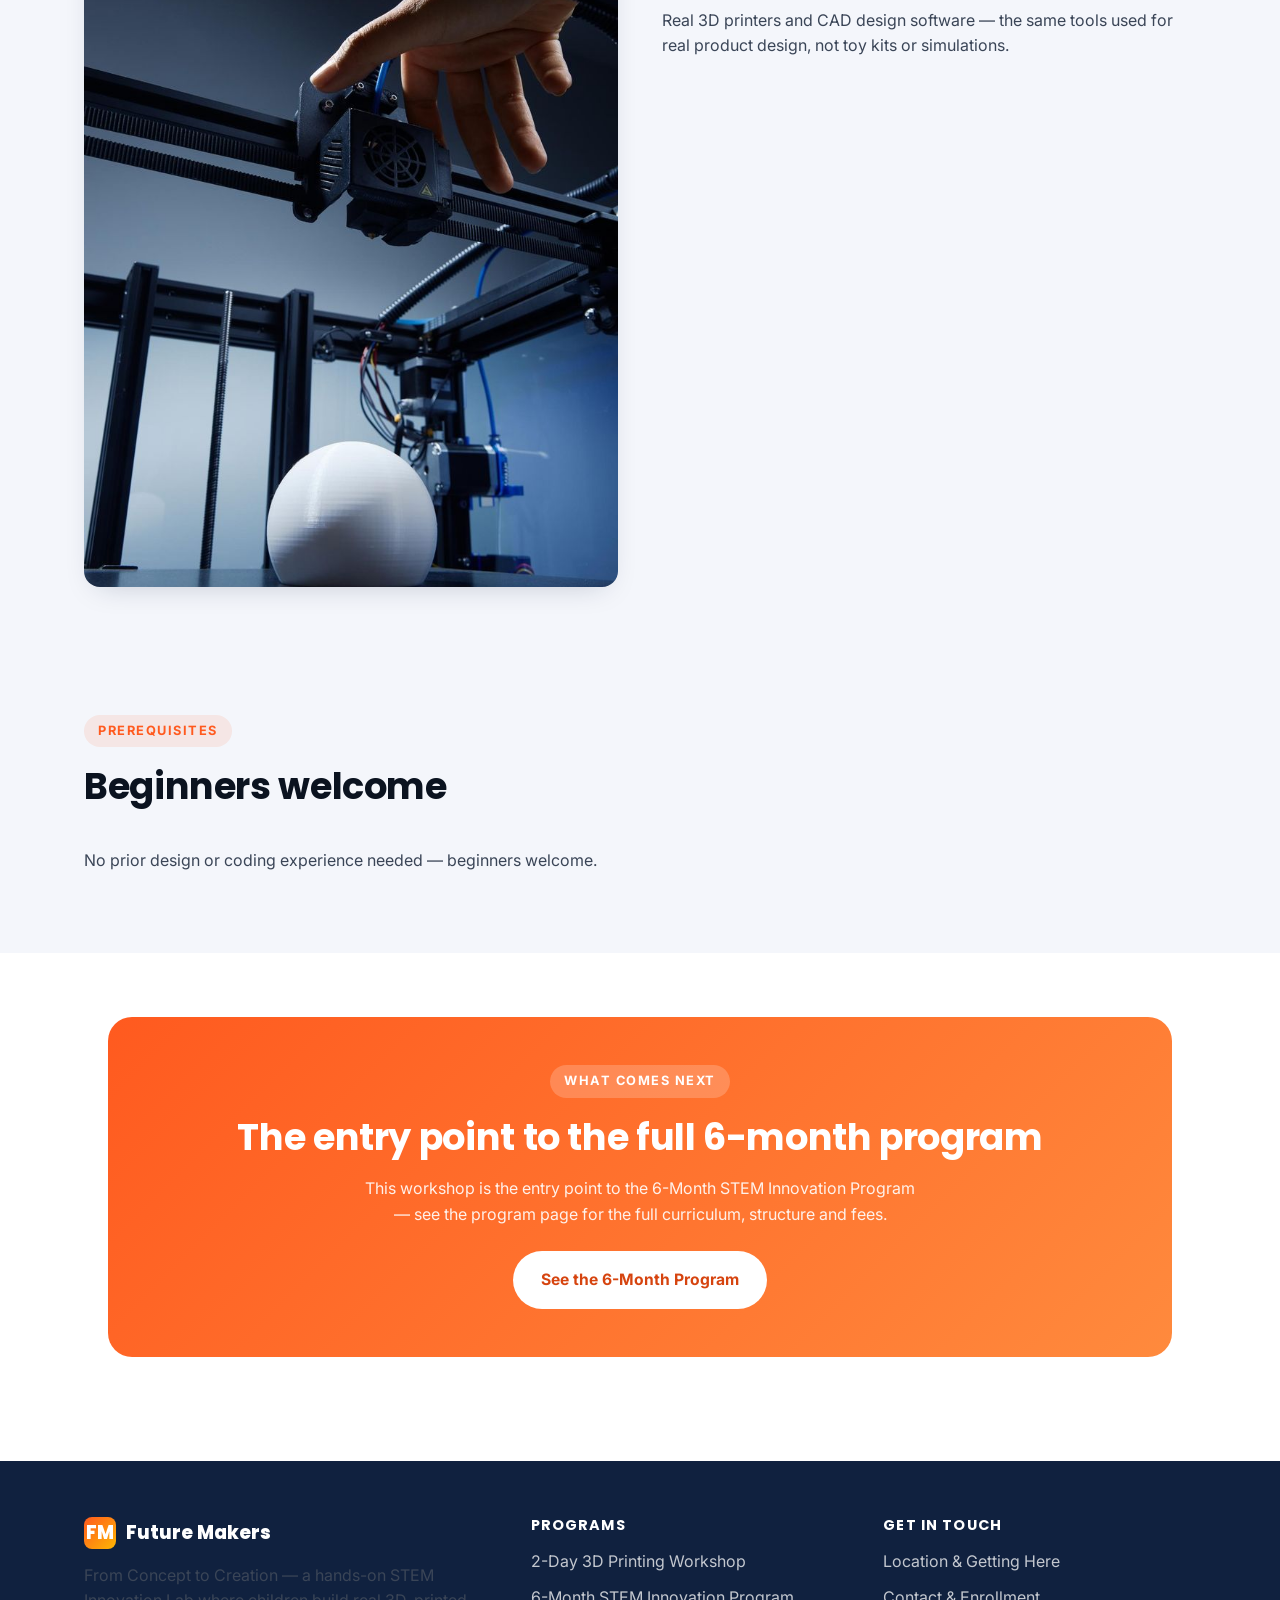
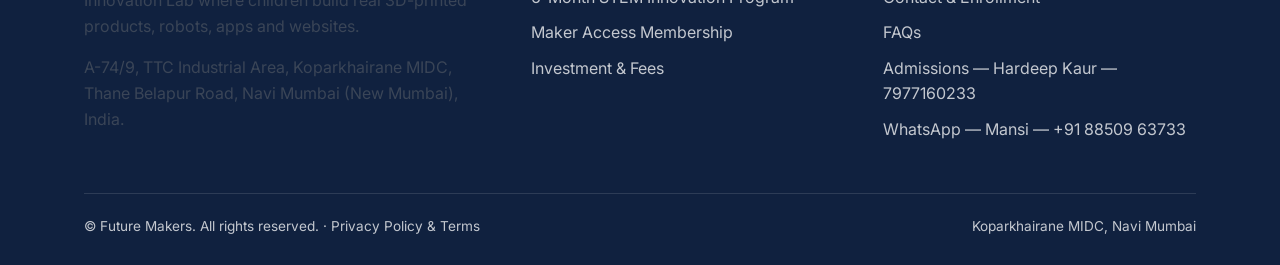
<file: workshop.html>
<!DOCTYPE html>
<html lang="en">
<head>
<meta charset="UTF-8" />
<meta name="viewport" content="width=device-width, initial-scale=1.0" />
<title>2-Day 3D Printing Workshop | Future Makers</title>
<meta name="description" content="Design, print and take home a real 3D-printed product in two hands-on days. No experience needed. Ages 10-16." />
<link rel="preconnect" href="https://fonts.googleapis.com">
<link href="https://fonts.googleapis.com/css2?family=Poppins:wght@600;700;800&family=Inter:wght@400;500;600;700&display=swap" rel="stylesheet">
<link rel="stylesheet" href="assets/css/style.css" />
</head>
<body>
  <header class="site-header">
    <div class="wrap">
      <a href="index.html" class="logo"><span class="mark">FM</span> Future Makers</a>
      <nav class="nav-links" id="site-nav">
        <a href="index.html">Home</a>
        <a href="workshop.html" class="active" aria-current="page">Workshop</a>
        <a href="program.html">Program</a>
        <a href="membership.html">Membership</a>
        <a href="fees.html">Fees</a>
        <a href="location.html">Location</a>
        <a href="contact.html">Contact</a>
        <a href="faq.html">FAQ</a>
        
        <div class="mobile-nav-cta">
          <a href="workshop.html" class="btn btn-primary">Book Workshop &mdash; &#8377;3,000</a>
          <a href="contact.html" class="btn btn-outline">Contact Us</a>
        </div>
      </nav>
      <div class="nav-cta">
        <a href="contact.html" class="btn btn-outline">Contact</a>
        <a href="workshop.html" class="btn btn-primary">Book Workshop</a>
        <button class="nav-toggle" aria-label="Open menu" aria-expanded="false" aria-controls="site-nav">&#9776;</button>
      </div>
    </div>
    <div class="nav-backdrop"></div>
  </header>
  
  <section class="page-hero-photo">
    <div class="hero-media">
      <img src="assets/img/workshop-hero.jpg" alt="A student wearing safety glasses adjusting the print head on a 3D printer" loading="eager" />
    </div>
    <div class="wrap">
      <span class="eyebrow">STEM Workshop</span>
      <h1>3D Printing: Design It. Print It. Take It Home.</h1>
      <p style="font-size:1.1rem;max-width:600px;">Turn your ideas into a real, 3D-printed product in just two days &mdash; no experience needed.</p>
      <a href="contact.html" class="btn btn-primary">Book This Workshop &mdash; &#8377;3,000</a>
    </div>
  </section>

  <section>
    <div class="wrap">
      <div class="section-head"><span class="eyebrow">Quick Facts</span><h2>Everything you need to know</h2></div>
      <div class="table-wrap">
        <table>
          <tr><th>Duration</th><td>2 days, hands-on &middot; 6 hrs a day</td></tr>
          <tr><th>Ages</th><td>10&ndash;16, school students</td></tr>
          <tr><th>Experience needed</th><td>None &mdash; beginners welcome</td></tr>
          <tr><th>Batch size</th><td>Limited seats &middot; batch of 10</td></tr>
          <tr><th>Fee</th><td>&#8377;3,000 &mdash; credited toward registration if you join the 6-month program</td></tr>
          <tr><th>Venue</th><td>Koparkhairane MIDC, Navi Mumbai</td></tr>
        </table>
      </div>
    </div>
  </section>

  <section class="section-soft">
    <div class="wrap">
      <div class="section-head"><span class="eyebrow">What You&rsquo;ll Do</span><h2>Hands-on, from day one</h2></div>
      <ul class="check-list">
        <li>See how a 3D printer really works</li>
        <li>Design your own models on a computer</li>
        <li>Print them, and fix what goes wrong</li>
        <li>Build something useful and take it home</li>
      </ul>
    </div>
  </section>

  <section>
    <div class="wrap">
      <div class="section-head"><span class="eyebrow">Pick Your Project</span><h2>One project, made your way</h2></div>
      <div class="card-grid">
        <div class="card"><h3>Cookie Cutter Studio</h3><p>Design your own shape, then bake with it.</p></div>
        <div class="card"><h3>Spin Battle Top</h3><p>Build a spinning top and race it in the final battle.</p></div>
        <div class="card"><h3>Phone Stand</h3><p>Made to fit your phone, in your style.</p></div>
        <div class="card"><h3>Desk Buddy</h3><p>A pen holder with a character of your own.</p></div>
        <div class="card"><h3>Game Champion</h3><p>Design a board-game piece or a mini trophy.</p></div>
        <div class="card"><h3>Name Keychain</h3><p>Everyone makes one on Day 1 and wears it proudly.</p></div>
      </div>
    </div>
  </section>

  <section class="section-soft">
    <div class="wrap">
      <div class="section-head"><span class="eyebrow">Your 2 Days</span><h2>Design it. Then solve it.</h2></div>
      <div class="two-col">
        <div class="card">
          <h3>Day 1 &mdash; Design It</h3>
          <ul class="check-list">
            <li>Meet the printers</li>
            <li>Your first 3D design</li>
            <li>Make your keychain</li>
            <li>Start your first prints</li>
          </ul>
        </div>
        <div class="card">
          <h3>Day 2 &mdash; Solve It</h3>
          <ul class="check-list">
            <li>Fix a failed print</li>
            <li>Team project: pick one above</li>
            <li>Print and finish it</li>
            <li>Showcase and certificates</li>
          </ul>
        </div>
      </div>
    </div>
  </section>

  <section>
    <div class="wrap two-col">
      <div>
        <div class="section-head"><span class="eyebrow">What You Take Home</span><h2>A real body of work, day one</h2></div>
        <p>Your keychain, your team project, all your design files, and a certificate.</p>
      </div>
      <div class="card">
        <h3>What&rsquo;s Included</h3>
        <ul class="check-list">
          <li>The full 2-day, hands-on workshop</li>
          <li>All project materials and 3D-printing filament</li>
          <li>Hands-on mentor guidance throughout</li>
          <li>A certificate on completion</li>
          <li>Your workshop fee credited toward registration if you enrol in the 6-month program</li>
        </ul>
      </div>
    </div>
  </section>

  <section class="section-soft">
    <div class="wrap two-col">
      <div class="photo-frame">
        <img src="assets/img/printer-detail.jpg" alt="Close-up of a hand adjusting a 3D printer's extruder above a finished print" loading="lazy" />
      </div>
      <div>
        <div class="section-head"><span class="eyebrow">Tools &amp; Tech Used</span><h2>The real thing, not a toy kit</h2></div>
        <p>Real 3D printers and CAD design software &mdash; the same tools used for real product design, not toy kits or simulations.</p>
      </div>
    </div>
  </section>

  <section class="section-soft">
    <div class="wrap">
      <div class="section-head"><span class="eyebrow">Prerequisites</span><h2>Beginners welcome</h2></div>
      <p>No prior design or coding experience needed &mdash; beginners welcome.</p>
    </div>
  </section>

  <section>
    <div class="wrap">
      <div class="cta-band">
        <span class="eyebrow" style="background:rgba(255,255,255,0.2);color:#fff;">What Comes Next</span>
        <h2>The entry point to the full 6-month program</h2>
        <p>This workshop is the entry point to the 6-Month STEM Innovation Program &mdash; see the program page for the full curriculum, structure and fees.</p>
        <a href="program.html" class="btn btn-light">See the 6-Month Program</a>
      </div>
    </div>
  </section>

  <footer class="site-footer">
    <div class="wrap">
      <div class="footer-grid">
        <div>
          <div class="footer-logo"><span class="mark" style="width:32px;height:32px;border-radius:8px;background:linear-gradient(135deg,#ff5a1f,#ffb703);display:flex;align-items:center;justify-content:center;">FM</span> Future Makers</div>
          <p>From Concept to Creation — a hands-on STEM Innovation Lab where children build real 3D-printed products, robots, apps and websites.</p>
          <p>A-74/9, TTC Industrial Area, Koparkhairane MIDC, Thane Belapur Road, Navi Mumbai (New Mumbai), India.</p>
        </div>
        <div>
          <h4>Programs</h4>
          <a href="workshop.html">2-Day 3D Printing Workshop</a>
          <a href="program.html">6-Month STEM Innovation Program</a>
          <a href="membership.html">Maker Access Membership</a>
          <a href="fees.html">Investment &amp; Fees</a>
        </div>
        <div>
          <h4>Get in Touch</h4>
          <a href="location.html">Location &amp; Getting Here</a>
          <a href="contact.html">Contact &amp; Enrollment</a>
          <a href="faq.html">FAQs</a>
          <a href="tel:7977160233">Admissions — Hardeep Kaur — 7977160233</a>
          <a href="https://wa.me/918850963733">WhatsApp — Mansi — +91 88509 63733</a>
        </div>
      </div>
      <div class="footer-bottom">
        <span>&copy; Future Makers. All rights reserved. &middot; <a href="privacy.html">Privacy Policy &amp; Terms</a></span>
        <span>Koparkhairane MIDC, Navi Mumbai</span>
      </div>
    </div>
  </footer>
  <button class="back-to-top" aria-label="Back to top">&uarr;</button>
  <script src="assets/js/script.js"></script>
</body>
</html>
</file>
<file: assets/css/style.css>
/* Future Makers — site styles */

:root {
  --ink: #0b1320;
  --ink-soft: #3a4557;
  --paper: #ffffff;
  --paper-soft: #f4f6fb;
  --line: #e2e6ef;
  --brand: #ff5a1f;
  --brand-dark: #d6440f;
  --navy: #10213f;
  --navy-soft: #1a2f57;
  --teal: #0fb5ae;
  --amber: #ffb703;
  --radius: 16px;
  --shadow: 0 10px 30px -14px rgba(16, 33, 63, 0.25);
  --maxw: 1160px;
}

* { box-sizing: border-box; }
html { scroll-behavior: smooth; }

body {
  margin: 0;
  font-family: "Inter", "Segoe UI", system-ui, -apple-system, sans-serif;
  color: var(--ink);
  background: var(--paper);
  line-height: 1.6;
}

img { max-width: 100%; display: block; }

a { color: inherit; text-decoration: none; }

a:focus-visible,
button:focus-visible,
.btn:focus-visible,
summary:focus-visible {
  outline: 2px solid var(--brand);
  outline-offset: 3px;
  border-radius: 6px;
}

.wrap {
  max-width: var(--maxw);
  margin: 0 auto;
  padding: 0 24px;
}

h1, h2, h3, h4 {
  font-family: "Poppins", "Segoe UI", system-ui, sans-serif;
  line-height: 1.15;
  margin: 0 0 0.5em;
  letter-spacing: -0.01em;
}

h1 { font-size: clamp(2.2rem, 5vw, 3.4rem); }
h2 { font-size: clamp(1.6rem, 3.2vw, 2.3rem); }
h3 { font-size: 1.25rem; }

p { margin: 0 0 1em; color: var(--ink-soft); }

.eyebrow {
  display: inline-block;
  font-weight: 700;
  font-size: 0.8rem;
  letter-spacing: 0.12em;
  text-transform: uppercase;
  color: var(--brand);
  background: rgba(255, 90, 31, 0.1);
  padding: 6px 14px;
  border-radius: 999px;
  margin-bottom: 18px;
}

.btn {
  display: inline-flex;
  align-items: center;
  gap: 8px;
  padding: 14px 26px;
  border-radius: 999px;
  font-weight: 700;
  font-size: 0.98rem;
  border: 2px solid transparent;
  cursor: pointer;
  transition: transform 0.15s ease, box-shadow 0.15s ease, background 0.15s ease;
}

.btn-primary {
  background: var(--brand);
  color: #fff;
  box-shadow: 0 12px 24px -10px rgba(255, 90, 31, 0.55);
}
.btn-primary:hover { background: var(--brand-dark); transform: translateY(-2px); }

.btn-outline {
  background: transparent;
  color: var(--navy);
  border-color: var(--line);
}
.btn-outline:hover { border-color: var(--navy); transform: translateY(-2px); }

.btn-light {
  background: #fff;
  color: var(--navy);
}
.btn-light:hover { transform: translateY(-2px); }

/* Header */
.site-header {
  position: sticky;
  top: 0;
  z-index: 50;
  background: rgba(255, 255, 255, 0.92);
  backdrop-filter: blur(10px);
  border-bottom: 1px solid var(--line);
}

.site-header .wrap {
  display: flex;
  align-items: center;
  justify-content: space-between;
  min-height: 76px;
  padding-top: 12px;
  padding-bottom: 12px;
  gap: 16px;
}

.logo {
  display: flex;
  align-items: center;
  gap: 10px;
  font-family: "Poppins", sans-serif;
  font-weight: 800;
  font-size: 1.2rem;
  color: var(--navy);
  white-space: nowrap;
  flex: none;
}
.logo .mark {
  width: 36px; height: 36px;
  border-radius: 10px;
  background: linear-gradient(135deg, var(--brand), var(--amber));
  display: flex; align-items: center; justify-content: center;
  color: #fff; font-weight: 900;
  flex: none;
}

.nav-links {
  display: flex;
  align-items: center;
  gap: 28px;
  font-weight: 600;
  font-size: 0.95rem;
}
.nav-links a { color: var(--ink-soft); padding: 6px 0; border-bottom: 2px solid transparent; white-space: nowrap; }
.nav-links a:hover, .nav-links a.active { color: var(--navy); border-color: var(--brand); }

.nav-cta { display: flex; align-items: center; gap: 12px; flex: none; }

.nav-toggle {
  display: none;
  background: none;
  border: 1px solid var(--line);
  border-radius: 10px;
  width: 42px; height: 42px;
  min-width: 42px;
  font-size: 1.3rem;
  cursor: pointer;
  color: var(--navy);
}

.mobile-nav-cta { display: none; }

.nav-backdrop { display: none; }

@media (max-width: 900px) {
  .wrap { flex-wrap: nowrap; }
  .nav-links {
    position: absolute;
    top: 100%;
    left: 0;
    right: 0;
    background: #fff;
    flex-direction: column;
    align-items: stretch;
    padding: 18px 24px 28px;
    border-bottom: 1px solid var(--line);
    display: none;
    gap: 16px;
    box-shadow: var(--shadow);
    max-height: calc(100vh - 100%);
    overflow-y: auto;
  }
  .nav-links.open { display: flex; }
  .nav-toggle { display: block; }
  .nav-cta .btn-outline,
  .nav-cta .btn-primary { display: none; }
  .mobile-nav-cta {
    display: flex;
    flex-direction: column;
    gap: 12px;
    margin-top: 6px;
    padding-top: 18px;
    border-top: 1px solid var(--line);
  }
  .mobile-nav-cta .btn { width: 100%; justify-content: center; }
  .nav-backdrop.open {
    display: block;
    position: fixed;
    inset: 76px 0 0 0;
    background: rgba(11, 19, 32, 0.35);
    z-index: 40;
  }
}

@media (max-width: 360px) {
  .logo { font-size: 1.05rem; }
  .logo .mark { width: 32px; height: 32px; font-size: 0.8rem; }
}

/* Hero — full-bleed photo behind text */
.hero {
  position: relative;
  overflow: hidden;
  padding: 140px 0 96px;
  min-height: 560px;
  display: flex;
  align-items: center;
  color: #fff;
}
.hero-media { position: absolute; inset: 0; z-index: 0; }
.hero-media img { width: 100%; height: 100%; object-fit: cover; display: block; }
.hero-media::after {
  content: "";
  position: absolute;
  inset: 0;
  background: linear-gradient(100deg, rgba(9,16,29,0.92) 0%, rgba(9,16,29,0.8) 34%, rgba(9,16,29,0.42) 62%, rgba(9,16,29,0.18) 100%);
}
.hero .wrap { position: relative; z-index: 1; }
.hero-inner { max-width: 620px; }
.hero h1 { color: #fff; }
.hero p { color: rgba(255,255,255,0.86); }
.hero .eyebrow { background: rgba(255,255,255,0.16); color: #fff; }

.hero .meta-line {
  font-weight: 600;
  color: rgba(255,255,255,0.86);
  margin: 10px 0 26px;
  display: flex;
  gap: 10px;
  flex-wrap: wrap;
  align-items: center;
}
.hero .meta-line .dot { color: rgba(255,255,255,0.4); }

.hero-cta { display: flex; gap: 14px; flex-wrap: wrap; }
.hero .btn-outline {
  background: #fff;
  color: var(--navy);
  border-color: #fff;
  box-shadow: var(--shadow);
}
.hero .btn-outline:hover { background: var(--paper-soft); }

@media (max-width: 860px) {
  .hero { padding: 112px 0 64px; min-height: 480px; }
  .hero-media::after {
    background: linear-gradient(180deg, rgba(9,16,29,0.55) 0%, rgba(9,16,29,0.78) 55%, rgba(9,16,29,0.92) 100%);
  }
}

/* Photo hero on interior pages (shorter than the home hero) */
.page-hero-photo {
  position: relative;
  overflow: hidden;
  padding: 76px 0 68px;
  min-height: 340px;
  display: flex;
  align-items: center;
  color: #fff;
}
.page-hero-photo .wrap { position: relative; z-index: 1; }
.page-hero-photo h1 { color: #fff; }
.page-hero-photo p { color: rgba(255,255,255,0.86); }
.page-hero-photo .eyebrow { background: rgba(255,255,255,0.16); color: #fff; }
.page-hero-photo .btn-outline {
  background: #fff;
  color: var(--navy);
  border-color: #fff;
  box-shadow: var(--shadow);
}
.page-hero-photo .btn-outline:hover { background: var(--paper-soft); }
@media (max-width: 860px) {
  .page-hero-photo { padding: 64px 0 52px; min-height: 300px; }
}

/* Sections */
section { padding: 64px 0; }
.section-soft { background: var(--paper-soft); }
.section-navy { background: linear-gradient(180deg, var(--navy), var(--navy-soft)); color: #fff; }
.section-navy p { color: rgba(255,255,255,0.78); }
.section-navy h2, .section-navy h3 { color: #fff; }

.section-head { max-width: 720px; margin-bottom: 40px; }
.section-head.center { margin-left: auto; margin-right: auto; text-align: center; }

/* Today vs Future comparison */
.compare {
  display: grid;
  grid-template-columns: 1fr 1fr;
  gap: 24px;
  margin-top: 32px;
}
@media (max-width: 760px) { .compare { grid-template-columns: 1fr; } }
.compare-card {
  border-radius: var(--radius);
  padding: 28px;
  border: 1px solid var(--line);
}
.compare-card.old { background: #fbfbfc; }
.compare-card.new {
  background: linear-gradient(160deg, #fff5ef, #fff);
  border-color: rgba(255,90,31,0.35);
  box-shadow: var(--shadow);
}
.compare-card .tag {
  display: inline-block;
  font-size: 0.75rem;
  font-weight: 800;
  text-transform: uppercase;
  letter-spacing: 0.08em;
  padding: 4px 10px;
  border-radius: 999px;
  margin-bottom: 14px;
}
.compare-card.old .tag { background: #eceef3; color: var(--ink-soft); }
.compare-card.new .tag { background: var(--brand); color: #fff; }

/* Steps / journey */
.steps { display: grid; grid-template-columns: repeat(3, 1fr); gap: 24px; margin-top: 36px; }
@media (max-width: 860px) { .steps { grid-template-columns: 1fr; } }
.step-card {
  background: #fff;
  border: 1px solid var(--line);
  border-radius: var(--radius);
  padding: 28px;
  position: relative;
  box-shadow: var(--shadow);
}
.step-card .num {
  width: 40px; height: 40px;
  border-radius: 50%;
  background: var(--navy);
  color: #fff;
  display: flex; align-items: center; justify-content: center;
  font-weight: 800;
  margin-bottom: 16px;
}
.step-card .price {
  margin-top: 14px;
  font-weight: 800;
  color: var(--brand-dark);
}

/* Feature grid */
.feature-grid {
  display: grid;
  grid-template-columns: repeat(3, 1fr);
  gap: 20px;
  margin-top: 32px;
}
@media (max-width: 860px) { .feature-grid { grid-template-columns: repeat(2, 1fr); } }
@media (max-width: 560px) { .feature-grid { grid-template-columns: 1fr; } }
.feature-item {
  background: #fff;
  border: 1px solid var(--line);
  border-radius: 14px;
  padding: 22px;
  display: flex;
  gap: 14px;
  align-items: flex-start;
}
.feature-item .icon {
  flex: none;
  width: 34px; height: 34px;
  border-radius: 9px;
  background: rgba(15, 181, 174, 0.12);
  color: var(--teal);
  display: flex; align-items: center; justify-content: center;
  font-weight: 800;
}
.feature-item p { margin: 0; }
.feature-item strong { display: block; color: var(--ink); margin-bottom: 4px; }

/* Cards grid generic */
.card-grid { display: grid; grid-template-columns: repeat(3, 1fr); gap: 22px; margin-top: 32px; }
@media (max-width: 860px) { .card-grid { grid-template-columns: repeat(2, 1fr); } }
@media (max-width: 560px) { .card-grid { grid-template-columns: 1fr; } }
.card {
  background: #fff;
  border: 1px solid var(--line);
  border-radius: var(--radius);
  padding: 24px;
  box-shadow: var(--shadow);
}
.card h3 { margin-bottom: 8px; }
.card p { margin-bottom: 0; }

/* Table */
.table-wrap { overflow-x: auto; margin-top: 28px; border: 1px solid var(--line); border-radius: var(--radius); }
table { width: 100%; border-collapse: collapse; min-width: 480px; }
th, td { text-align: left; padding: 16px 20px; border-bottom: 1px solid var(--line); vertical-align: top; }
th { background: var(--paper-soft); font-family: "Poppins", sans-serif; font-size: 0.85rem; text-transform: uppercase; letter-spacing: 0.05em; color: var(--navy); }
tr:last-child td { border-bottom: none; }
td { color: var(--ink-soft); }

/* Timeline (month by month) */
.timeline { margin-top: 32px; display: flex; flex-direction: column; gap: 0; }
.timeline-item {
  display: grid;
  grid-template-columns: 120px 1fr;
  gap: 24px;
  padding: 22px 0;
  border-bottom: 1px solid var(--line);
}
.timeline-item:last-child { border-bottom: none; }
.timeline-item .month {
  font-family: "Poppins", sans-serif;
  font-weight: 800;
  color: var(--brand);
}
.timeline-item h4 { margin: 0 0 6px; }
.timeline-item .outcome { color: var(--ink-soft); font-size: 0.95rem; }
@media (max-width: 640px) { .timeline-item { grid-template-columns: 1fr; gap: 6px; } }

/* List checks */
.check-list { list-style: none; margin: 0; padding: 0; display: grid; gap: 12px; }
.check-list li { display: flex; gap: 10px; align-items: flex-start; color: var(--ink-soft); }
.check-list li::before {
  content: "✓";
  flex: none;
  width: 24px; height: 24px;
  border-radius: 50%;
  background: rgba(15,181,174,0.14);
  color: var(--teal);
  font-weight: 800;
  font-size: 0.8rem;
  display: flex; align-items: center; justify-content: center;
}

/* Two column */
.two-col { display: grid; grid-template-columns: 1fr 1fr; gap: 44px; align-items: start; }
@media (max-width: 860px) { .two-col { grid-template-columns: 1fr; } }

.photo-frame {
  border-radius: var(--radius);
  overflow: hidden;
  box-shadow: var(--shadow);
  aspect-ratio: 3 / 4;
}
.photo-frame img { width: 100%; height: 100%; object-fit: cover; display: block; }

/* Pricing */
.price-card {
  background: #fff;
  border: 1px solid var(--line);
  border-radius: var(--radius);
  padding: 32px;
  box-shadow: var(--shadow);
}
.price-card .amount { font-family: "Poppins", sans-serif; font-weight: 800; font-size: 2.1rem; color: var(--navy); margin: 8px 0; }
.price-card .amount span { font-size: 1rem; color: var(--ink-soft); font-weight: 600; }
.price-card .note { color: var(--ink-soft); font-size: 0.9rem; }

/* FAQ accordion */
.faq-item { border-bottom: 1px solid var(--line); }
.faq-item summary {
  padding: 20px 4px;
  cursor: pointer;
  font-weight: 700;
  font-family: "Poppins", sans-serif;
  list-style: none;
  display: flex;
  justify-content: space-between;
  align-items: center;
  gap: 16px;
}
.faq-item summary::-webkit-details-marker { display: none; }
.faq-item summary::marker { content: ""; }
.faq-item summary:hover { color: var(--brand-dark); }
.faq-item summary::after {
  content: "+";
  font-size: 1.4rem;
  color: var(--brand);
  flex: none;
}
.faq-item[open] summary::after { content: "–"; }
.faq-item .faq-a { padding: 0 4px 20px; color: var(--ink-soft); margin: 0; }

/* Location cards */
.loc-grid { display: grid; grid-template-columns: repeat(3, 1fr); gap: 22px; margin-top: 32px; }
@media (max-width: 860px) { .loc-grid { grid-template-columns: 1fr; } }
.map-box {
  border-radius: var(--radius);
  overflow: hidden;
  border: 1px solid var(--line);
  margin-top: 32px;
  box-shadow: var(--shadow);
  background: var(--paper-soft);
}
.map-box iframe { width: 100%; height: 380px; border: 0; display: block; }
.map-fallback {
  display: flex;
  align-items: center;
  justify-content: space-between;
  gap: 16px;
  flex-wrap: wrap;
  padding: 16px 20px;
  border-top: 1px solid var(--line);
  background: #fff;
}
.map-fallback p { margin: 0; font-size: 0.9rem; color: var(--ink-soft); }

/* Contact */
.contact-card {
  background: #fff;
  border: 1px solid var(--line);
  border-radius: var(--radius);
  padding: 28px;
  box-shadow: var(--shadow);
  display: flex;
  gap: 16px;
  align-items: flex-start;
}
.contact-card .icon {
  width: 44px; height: 44px;
  border-radius: 12px;
  background: rgba(255,90,31,0.1);
  color: var(--brand);
  display: flex; align-items: center; justify-content: center;
  font-weight: 800;
  flex: none;
}

/* CTA band */
.cta-band {
  background: linear-gradient(135deg, var(--brand), #ff8a3d);
  border-radius: 24px;
  padding: 48px;
  color: #fff;
  text-align: center;
  margin: 0 24px;
}
.cta-band h2 { color: #fff; }
.cta-band p { color: rgba(255,255,255,0.9); max-width: 560px; margin: 0 auto 24px; }
.cta-band .btn-light { color: var(--brand-dark); }

/* Footer */
.site-footer {
  background: var(--navy);
  color: rgba(255,255,255,0.75);
  padding: 56px 0 28px;
  margin-top: 40px;
}
.footer-grid { display: grid; grid-template-columns: 1.3fr 1fr 1fr; gap: 40px; }
@media (max-width: 760px) { .footer-grid { grid-template-columns: 1fr; } }
.footer-grid h4 { color: #fff; font-size: 0.9rem; text-transform: uppercase; letter-spacing: 0.08em; margin-bottom: 16px; }
.footer-grid a { color: rgba(255,255,255,0.75); display: block; margin-bottom: 10px; }
.footer-grid a:hover { color: #fff; }
.footer-logo { display: flex; align-items: center; gap: 10px; color: #fff; font-family: "Poppins", sans-serif; font-weight: 800; font-size: 1.15rem; margin-bottom: 14px; }
.footer-bottom { border-top: 1px solid rgba(255,255,255,0.12); margin-top: 40px; padding-top: 22px; font-size: 0.85rem; display: flex; justify-content: space-between; flex-wrap: wrap; gap: 10px; }

/* Confirm note banner (from source doc) */
.confirm-banner {
  background: #fff7ed;
  border: 1px solid #fed7aa;
  border-radius: 12px;
  padding: 14px 18px;
  font-size: 0.85rem;
  color: #9a4a12;
  margin-top: 18px;
}

/* Breadcrumb-ish page header */
.page-hero { padding: 56px 0 48px; background: linear-gradient(180deg, #fff, var(--paper-soft)); border-bottom: 1px solid var(--line); }

.pill-row { display: flex; flex-wrap: wrap; gap: 10px; margin-top: 18px; }
.pill { background: #fff; border: 1px solid var(--line); border-radius: 999px; padding: 8px 16px; font-weight: 600; font-size: 0.85rem; color: var(--navy-soft); }

/* Scroll-in reveal */
.reveal {
  opacity: 0;
  transform: translateY(18px);
  transition: opacity 0.6s ease, transform 0.6s ease;
}
.reveal.in-view { opacity: 1; transform: translateY(0); }
.reveal-group > .reveal:nth-child(2) { transition-delay: 0.08s; }
.reveal-group > .reveal:nth-child(3) { transition-delay: 0.16s; }
.reveal-group > .reveal:nth-child(4) { transition-delay: 0.24s; }
.reveal-group > .reveal:nth-child(5) { transition-delay: 0.32s; }
.reveal-group > .reveal:nth-child(6) { transition-delay: 0.4s; }
.reveal-group > .reveal:nth-child(n+7) { transition-delay: 0.46s; }

@media (prefers-reduced-motion: reduce) {
  .reveal { opacity: 1; transform: none; transition: none; }
}

/* Back to top */
.back-to-top {
  position: fixed;
  right: 20px;
  bottom: 20px;
  width: 46px;
  height: 46px;
  border-radius: 50%;
  background: var(--navy);
  color: #fff;
  border: none;
  font-size: 1.2rem;
  line-height: 1;
  display: flex;
  align-items: center;
  justify-content: center;
  cursor: pointer;
  opacity: 0;
  visibility: hidden;
  transform: translateY(10px);
  transition: opacity 0.25s ease, transform 0.25s ease, visibility 0.25s, background 0.15s ease;
  box-shadow: var(--shadow);
  z-index: 45;
}
.back-to-top.show { opacity: 1; visibility: visible; transform: translateY(0); }
.back-to-top:hover { background: var(--navy-soft); }
@media (max-width: 640px) { .back-to-top { right: 16px; bottom: 16px; width: 42px; height: 42px; } }
</file>
